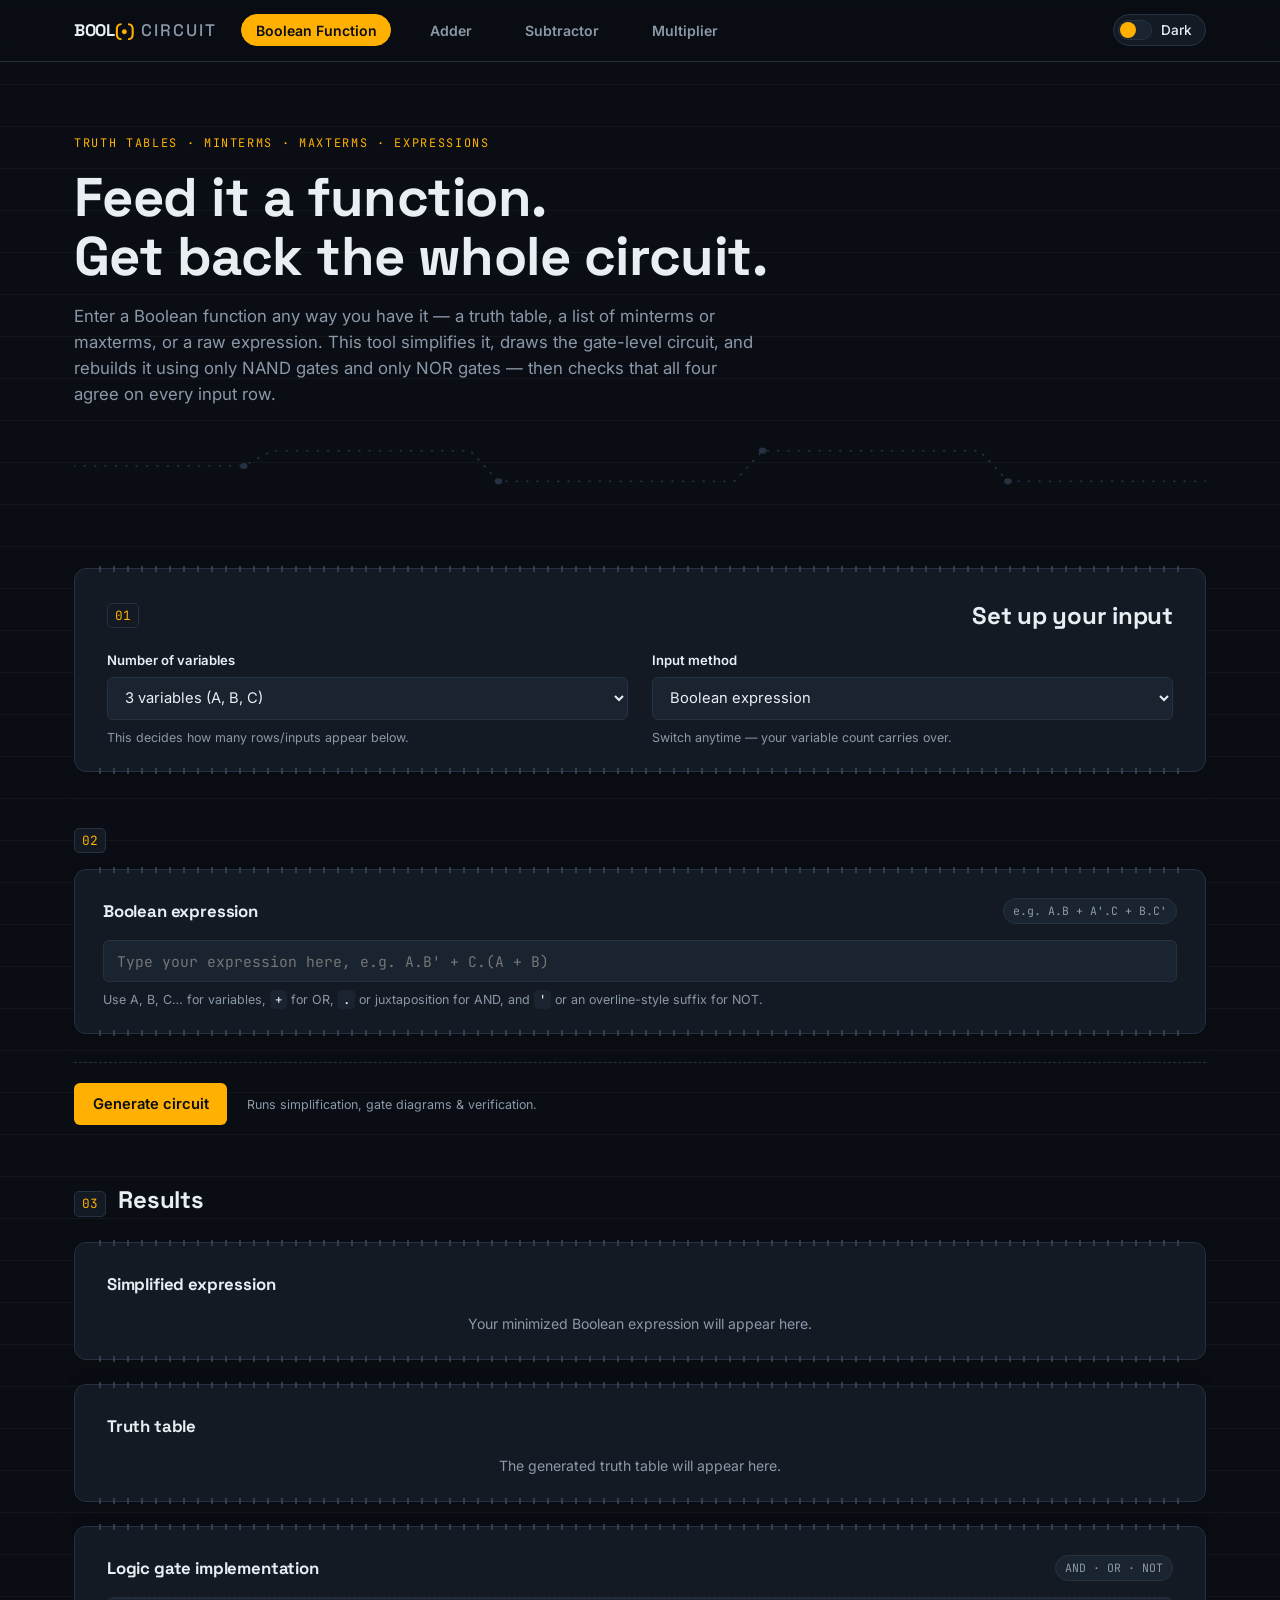
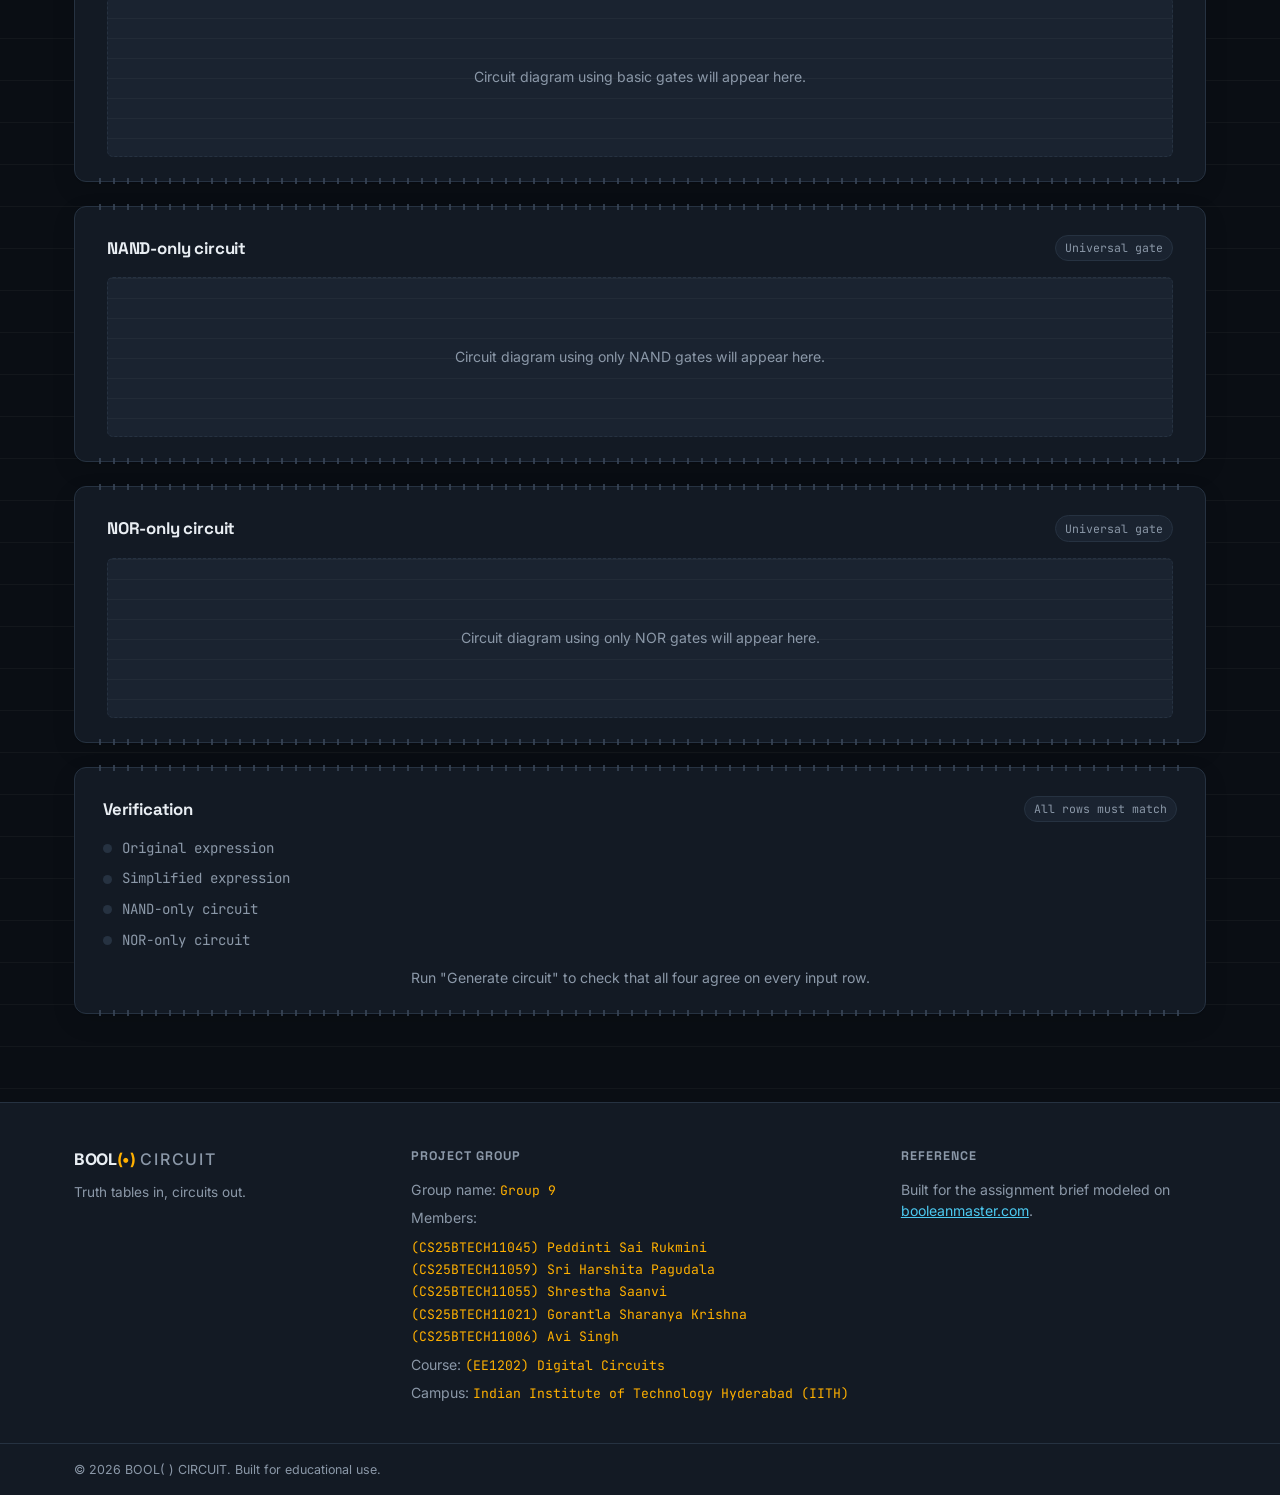
<file: index.html>
<!DOCTYPE html>
<html lang="en" data-theme="dark">
<head>
<meta charset="UTF-8">
<meta name="viewport" content="width=device-width, initial-scale=1.0">
<title>BOOL( ) CIRCUIT — Boolean Expression &amp; Circuit Generator</title>
<link rel="preconnect" href="https://fonts.googleapis.com">
<link rel="preconnect" href="https://fonts.gstatic.com" crossorigin>
<link href="https://fonts.googleapis.com/css2?family=Space+Grotesk:wght@400;500;600;700&family=Inter:wght@400;500;600&family=JetBrains+Mono:wght@400;500;600;700&display=swap" rel="stylesheet">
<link rel="stylesheet" href="style.css">
</head>
<body>

<!-- ============ TOP BAR ============ -->
<header class="topbar">
  <div class="topbar-inner">
    <a class="logo" href="#top">
      <span class="logo-mark">BOOL<span class="logo-paren">(</span><span class="logo-dot">•</span><span class="logo-paren">)</span></span>
      <span class="logo-text">CIRCUIT</span>
    </a>

    <nav class="navbar" aria-label="Primary">
      <ul class="nav-list">
        <li><button type="button" class="nav-tab is-active" data-view="boolean" aria-current="page">Boolean Function</button></li>
        <li><button type="button" class="nav-tab" data-view="adder" aria-current="false">Adder</button></li>
        <li><button type="button" class="nav-tab" data-view="subtractor" aria-current="false">Subtractor</button></li>
        <li><button type="button" class="nav-tab" data-view="multiplier" aria-current="false">Multiplier</button></li>
      </ul>
    </nav>

    <div class="topbar-actions">
      <button id="theme-toggle" class="theme-toggle" type="button" aria-label="Toggle light and dark mode" aria-pressed="false">
        <span class="theme-toggle-track">
          <span class="theme-toggle-thumb"></span>
        </span>
        <span class="theme-toggle-label" id="theme-toggle-label">Dark</span>
      </button>
    </div>
  </div>
</header>

<main id="top">

  <!-- ============ HERO ============ -->
  <section class="hero">
    <div class="hero-inner">
      <p class="eyebrow">Truth tables · Minterms · Maxterms · Expressions</p>
      <h1 class="hero-title">Feed it a function.<br>Get back the whole circuit.</h1>
      <p class="hero-sub">
        Enter a Boolean function any way you have it — a truth table, a list of minterms or
        maxterms, or a raw expression. This tool simplifies it, draws the gate-level circuit,
        and rebuilds it using only NAND gates and only NOR gates — then checks that all four
        agree on every input row.
      </p>
    </div>
    <svg class="hero-trace" viewBox="0 0 1200 60" preserveAspectRatio="none" aria-hidden="true">
      <path d="M0,30 H180 L210,10 H420 L450,50 H700 L730,10 H960 L990,50 H1200"
            fill="none" stroke="currentColor" stroke-width="2" stroke-dasharray="1 10" stroke-linecap="round"/>
      <circle cx="180" cy="30" r="4" fill="currentColor"/>
      <circle cx="450" cy="50" r="4" fill="currentColor"/>
      <circle cx="730" cy="10" r="4" fill="currentColor"/>
      <circle cx="990" cy="50" r="4" fill="currentColor"/>
    </svg>
  </section>

  <div class="view" data-view="boolean" id="view-boolean">

  <!-- ============ CONTROL PANEL ============ -->
  <section class="panel-section" id="control-panel" aria-labelledby="control-heading">
    <div class="chip-card chip-card--wide">
      <div class="chip-pins chip-pins--top" aria-hidden="true"></div>

      <div class="chip-card-head">
        <span class="chip-index">01</span>
        <h2 id="control-heading">Set up your input</h2>
      </div>

      <div class="control-grid">

        <!-- Number of variables -->
        <div class="control-field">
          <label for="var-count">Number of variables</label>
          <select id="var-count" name="var-count" class="select-input">
            <option value="2">2 variables (A, B)</option>
            <option value="3" selected>3 variables (A, B, C)</option>
            <option value="4">4 variables (A, B, C, D)</option>
            <option value="5">5 variables (A, B, C, D, E)</option>
            <option value="6">6 variables (A, B, C, D, E, F)</option>
          </select>
          <p class="field-hint">This decides how many rows/inputs appear below.</p>
        </div>

        <!-- Input type -->
        <div class="control-field">
          <label for="input-type">Input method</label>
          <select id="input-type" name="input-type" class="select-input">
            <option value="expression" selected>Boolean expression</option>
            <option value="truth-table">Truth table (fill in outputs)</option>
            <option value="minterms">Minterms (Σm)</option>
            <option value="maxterms">Maxterms (ΠM)</option>
          </select>
          <p class="field-hint">Switch anytime — your variable count carries over.</p>
        </div>

      </div>

      <div class="chip-pins chip-pins--bottom" aria-hidden="true"></div>
    </div>
  </section>

  <!-- ============ INPUT PANELS (one shown at a time, based on input-type) ============ -->
  <section class="panel-section" id="input-section" aria-labelledby="input-heading">
    <div class="section-heading-row">
      <span class="chip-index">02</span>
      <h2 id="input-heading" class="visually-hidden">Enter your function</h2>
    </div>

    <!-- Boolean expression input -->
    <div class="chip-card input-panel" id="panel-expression" data-panel="expression">
      <div class="chip-pins chip-pins--top" aria-hidden="true"></div>
      <div class="chip-card-head">
        <h3>Boolean expression</h3>
        <span class="tag">e.g. A.B + A'.C + B.C'</span>
      </div>

      <label for="expression-input" class="visually-hidden">Boolean expression</label>
      <input
        type="text"
        id="expression-input"
        class="text-input mono"
        placeholder="Type your expression here, e.g. A.B' + C.(A + B)"
        autocomplete="off"
      >
      <p class="field-hint">
        Use A, B, C… for variables, <code>+</code> for OR, <code>.</code> or juxtaposition for AND,
        and <code>'</code> or an overline-style suffix for NOT.
      </p>

      <div class="chip-pins chip-pins--bottom" aria-hidden="true"></div>
    </div>

    <!-- Truth table input -->
    <div class="chip-card input-panel is-hidden" id="panel-truth-table" data-panel="truth-table">
      <div class="chip-pins chip-pins--top" aria-hidden="true"></div>
      <div class="chip-card-head">
        <h3>Truth table</h3>
        <span class="tag">Fill in the output column</span>
      </div>

      <div class="table-scroll">
        <table class="truth-table" id="truth-table-input">
          <thead>
            <tr>
              <!-- variable header cells will be generated to match "Number of variables" -->
              <th scope="col">A</th>
              <th scope="col">B</th>
              <th scope="col">C</th>
              <th scope="col" class="th-output">F</th>
            </tr>
          </thead>
          <tbody>
            <!-- rows generated to match 2^n combinations; each row's output cell is an editable input/select (0, 1, or X) -->
            <tr><td>0</td><td>0</td><td>0</td><td><input type="text" class="cell-input" maxlength="1" inputmode="numeric" aria-label="Output for row 0"></td></tr>
            <tr><td>0</td><td>0</td><td>1</td><td><input type="text" class="cell-input" maxlength="1" inputmode="numeric" aria-label="Output for row 1"></td></tr>
            <tr><td>0</td><td>1</td><td>0</td><td><input type="text" class="cell-input" maxlength="1" inputmode="numeric" aria-label="Output for row 2"></td></tr>
            <tr><td>0</td><td>1</td><td>1</td><td><input type="text" class="cell-input" maxlength="1" inputmode="numeric" aria-label="Output for row 3"></td></tr>
            <tr><td>1</td><td>0</td><td>0</td><td><input type="text" class="cell-input" maxlength="1" inputmode="numeric" aria-label="Output for row 4"></td></tr>
            <tr><td>1</td><td>0</td><td>1</td><td><input type="text" class="cell-input" maxlength="1" inputmode="numeric" aria-label="Output for row 5"></td></tr>
            <tr><td>1</td><td>1</td><td>0</td><td><input type="text" class="cell-input" maxlength="1" inputmode="numeric" aria-label="Output for row 6"></td></tr>
            <tr><td>1</td><td>1</td><td>1</td><td><input type="text" class="cell-input" maxlength="1" inputmode="numeric" aria-label="Output for row 7"></td></tr>
          </tbody>
        </table>
      </div>
      <p class="field-hint">Enter <code>0</code>, <code>1</code>, or <code>X</code> (don't-care) for each row.</p>

      <div class="chip-pins chip-pins--bottom" aria-hidden="true"></div>
    </div>

    <!-- Minterms input -->
    <div class="chip-card input-panel is-hidden" id="panel-minterms" data-panel="minterms">
      <div class="chip-pins chip-pins--top" aria-hidden="true"></div>
      <div class="chip-card-head">
        <h3>Minterms</h3>
        <span class="tag">Σm( … )</span>
      </div>

      <label for="minterms-input" class="visually-hidden">Minterm indices</label>
      <input
        type="text"
        id="minterms-input"
        class="text-input mono"
        placeholder="e.g. 1, 3, 5, 6, 7"
        autocomplete="off"
      >
      <label for="minterms-dontcare" class="field-label-secondary">Don't-care terms (optional)</label>
      <input
        type="text"
        id="minterms-dontcare"
        class="text-input mono"
        placeholder="e.g. 2, 4"
        autocomplete="off"
      >
      <p class="field-hint">Comma-separated decimal indices, each between 0 and 2ⁿ−1.</p>

      <div class="chip-pins chip-pins--bottom" aria-hidden="true"></div>
    </div>

    <!-- Maxterms input -->
    <div class="chip-card input-panel is-hidden" id="panel-maxterms" data-panel="maxterms">
      <div class="chip-pins chip-pins--top" aria-hidden="true"></div>
      <div class="chip-card-head">
        <h3>Maxterms</h3>
        <span class="tag">ΠM( … )</span>
      </div>

      <label for="maxterms-input" class="visually-hidden">Maxterm indices</label>
      <input
        type="text"
        id="maxterms-input"
        class="text-input mono"
        placeholder="e.g. 0, 2, 4, 6"
        autocomplete="off"
      >
      <label for="maxterms-dontcare" class="field-label-secondary">Don't-care terms (optional)</label>
      <input
        type="text"
        id="maxterms-dontcare"
        class="text-input mono"
        placeholder="e.g. 1, 5"
        autocomplete="off"
      >
      <p class="field-hint">Comma-separated decimal indices, each between 0 and 2ⁿ−1.</p>

      <div class="chip-pins chip-pins--bottom" aria-hidden="true"></div>
    </div>

    <!-- Generate action — sits at the end of the input flow -->
    <div class="generate-action">
      <button id="generate-btn" class="btn btn-primary" type="button">
        Generate circuit
      </button>
      <p class="field-hint">Runs simplification, gate diagrams &amp; verification.</p>
    </div>

  </section>

  <!-- ============ RESULTS ============ -->
  <section class="panel-section" id="results" aria-labelledby="results-heading">
    <div class="section-heading-row">
      <span class="chip-index">03</span>
      <h2 id="results-heading">Results</h2>
    </div>

    <div class="results-grid">

      <!-- Simplified expression -->
      <div class="chip-card chip-card--wide" id="result-expression">
        <div class="chip-pins chip-pins--top" aria-hidden="true"></div>
        <div class="chip-card-head">
          <h3>Simplified expression</h3>
        </div>
        <div class="result-body">
          <p class="placeholder-text">Your minimized Boolean expression will appear here.</p>
        </div>
        <div class="chip-pins chip-pins--bottom" aria-hidden="true"></div>
      </div>

      <!-- Truth table output -->
      <div class="chip-card chip-card--wide" id="result-truth-table">
        <div class="chip-pins chip-pins--top" aria-hidden="true"></div>
        <div class="chip-card-head">
          <h3>Truth table</h3>
        </div>
        <div class="result-body">
          <p class="placeholder-text">The generated truth table will appear here.</p>
        </div>
        <div class="chip-pins chip-pins--bottom" aria-hidden="true"></div>
      </div>

      <!-- Basic gate diagram -->
      <div class="chip-card chip-card--wide" id="result-basic-gates">
        <div class="chip-pins chip-pins--top" aria-hidden="true"></div>
        <div class="chip-card-head">
          <h3>Logic gate implementation</h3>
          <span class="tag">AND · OR · NOT</span>
        </div>
        <div class="result-body diagram-body">
          <p class="placeholder-text">Circuit diagram using basic gates will appear here.</p>
        </div>
        <div class="chip-pins chip-pins--bottom" aria-hidden="true"></div>
      </div>

      <!-- NAND-only circuit -->
      <div class="chip-card chip-card--wide" id="result-nand">
        <div class="chip-pins chip-pins--top" aria-hidden="true"></div>
        <div class="chip-card-head">
          <h3>NAND-only circuit</h3>
          <span class="tag">Universal gate</span>
        </div>
        <div class="result-body diagram-body">
          <p class="placeholder-text">Circuit diagram using only NAND gates will appear here.</p>
        </div>
        <div class="chip-pins chip-pins--bottom" aria-hidden="true"></div>
      </div>

      <!-- NOR-only circuit -->
      <div class="chip-card chip-card--wide" id="result-nor">
        <div class="chip-pins chip-pins--top" aria-hidden="true"></div>
        <div class="chip-card-head">
          <h3>NOR-only circuit</h3>
          <span class="tag">Universal gate</span>
        </div>
        <div class="result-body diagram-body">
          <p class="placeholder-text">Circuit diagram using only NOR gates will appear here.</p>
        </div>
        <div class="chip-pins chip-pins--bottom" aria-hidden="true"></div>
      </div>

      <!-- Verification -->
      <div class="chip-card" id="result-verification">
        <div class="chip-pins chip-pins--top" aria-hidden="true"></div>
        <div class="chip-card-head">
          <h3>Verification</h3>
          <span class="tag">All rows must match</span>
        </div>
        <div class="result-body">
          <ul class="verify-list">
            <li class="verify-item" data-status="pending">
              <span class="verify-dot" aria-hidden="true"></span>
              Original expression
            </li>
            <li class="verify-item" data-status="pending">
              <span class="verify-dot" aria-hidden="true"></span>
              Simplified expression
            </li>
            <li class="verify-item" data-status="pending">
              <span class="verify-dot" aria-hidden="true"></span>
              NAND-only circuit
            </li>
            <li class="verify-item" data-status="pending">
              <span class="verify-dot" aria-hidden="true"></span>
              NOR-only circuit
            </li>
          </ul>
          <p class="placeholder-text">Run "Generate circuit" to check that all four agree on every input row.</p>
        </div>
        <div class="chip-pins chip-pins--bottom" aria-hidden="true"></div>
      </div>

    </div>
  </section>

  </div><!-- /view-boolean -->

  <!-- ============================================================
       ADDER VIEW
       ============================================================ -->
  <div class="view is-hidden" data-view="adder" id="view-adder">

    <section class="panel-section" id="add-control-panel" aria-labelledby="add-control-heading">
      <div class="chip-card chip-card--wide">
        <div class="chip-pins chip-pins--top" aria-hidden="true"></div>
        <div class="chip-card-head">
          <span class="chip-index">01</span>
          <h2 id="add-control-heading">Set up the adder</h2>
        </div>
        <div class="control-grid">
          <div class="control-field">
            <label for="add-operand-count">Number of operands</label>
            <select id="add-operand-count" class="select-input">
              <option value="2" selected>2 operands (A + B)</option>
              <option value="3">3 operands (A + B + C)</option>
              <option value="4">4 operands (A + B + C + D)</option>
            </select>
          </div>
          <div class="control-field">
            <label for="add-bit-width">Bits per operand</label>
            <select id="add-bit-width" class="select-input">
              <option value="2">2-bit</option>
              <option value="3" selected>3-bit</option>
              <option value="4">4-bit</option>
              <option value="6">6-bit</option>
              <option value="8">8-bit</option>
            </select>
          </div>
        </div>
        <div class="chip-pins chip-pins--bottom" aria-hidden="true"></div>
      </div>
    </section>

    <section class="panel-section" id="add-input-section" aria-labelledby="add-input-heading">
      <div class="section-heading-row">
        <span class="chip-index">02</span>
        <h2 id="add-input-heading" class="visually-hidden">Enter operand values</h2>
      </div>
      <div class="chip-card chip-card--wide">
        <div class="chip-pins chip-pins--top" aria-hidden="true"></div>
        <div class="chip-card-head">
          <h3>Operand values</h3>
          <span class="tag">Binary, MSB first</span>
        </div>
        <div class="control-grid" id="add-operand-inputs"></div>
        <div class="generate-action">
          <button id="add-generate-btn" class="btn btn-primary" type="button">Generate adder circuit</button>
          <p class="field-hint">Builds the ripple-carry chain &amp; verifies the result.</p>
        </div>
        <div class="chip-pins chip-pins--bottom" aria-hidden="true"></div>
      </div>
    </section>

    <section class="panel-section" id="add-results" aria-labelledby="add-results-heading">
      <div class="section-heading-row">
        <span class="chip-index">03</span>
        <h2 id="add-results-heading">Results</h2>
      </div>
      <div class="results-grid">
        <div class="chip-card chip-card--wide" id="add-result-summary">
          <div class="chip-pins chip-pins--top" aria-hidden="true"></div>
          <div class="chip-card-head"><h3>Inputs &amp; result</h3></div>
          <div class="result-body"><p class="placeholder-text">Enter operands and generate to see the sum.</p></div>
          <div class="chip-pins chip-pins--bottom" aria-hidden="true"></div>
        </div>

        <div class="chip-card chip-card--wide" id="add-result-expr">
          <div class="chip-pins chip-pins--top" aria-hidden="true"></div>
          <div class="chip-card-head"><h3>Sum / Carry expressions</h3><span class="tag">Adder cell</span></div>
          <div class="result-body"><p class="placeholder-text">Boolean expressions for the underlying Half/Full Adder will appear here.</p></div>
          <div class="chip-pins chip-pins--bottom" aria-hidden="true"></div>
        </div>

        <div class="chip-card chip-card--wide" id="add-result-truth">
          <div class="chip-pins chip-pins--top" aria-hidden="true"></div>
          <div class="chip-card-head"><h3>Adder cell truth table</h3></div>
          <div class="result-body"><p class="placeholder-text">The Half/Full Adder truth table will appear here.</p></div>
          <div class="chip-pins chip-pins--bottom" aria-hidden="true"></div>
        </div>

        <div class="chip-card chip-card--wide" id="add-result-basic">
          <div class="chip-pins chip-pins--top" aria-hidden="true"></div>
          <div class="chip-card-head"><h3>Logic gate implementation</h3><span class="tag">AND · OR · XOR · NOT</span></div>
          <div class="result-body diagram-body"><p class="placeholder-text">Basic-gate circuit for the adder cell will appear here.</p></div>
          <div class="chip-pins chip-pins--bottom" aria-hidden="true"></div>
        </div>

        <div class="chip-card chip-card--wide" id="add-result-nand">
          <div class="chip-pins chip-pins--top" aria-hidden="true"></div>
          <div class="chip-card-head"><h3>NAND-only circuit</h3><span class="tag">Universal gate</span></div>
          <div class="result-body diagram-body"><p class="placeholder-text">NAND-only circuit for the adder cell will appear here.</p></div>
          <div class="chip-pins chip-pins--bottom" aria-hidden="true"></div>
        </div>

        <div class="chip-card chip-card--wide" id="add-result-nor">
          <div class="chip-pins chip-pins--top" aria-hidden="true"></div>
          <div class="chip-card-head"><h3>NOR-only circuit</h3><span class="tag">Universal gate</span></div>
          <div class="result-body diagram-body"><p class="placeholder-text">NOR-only circuit for the adder cell will appear here.</p></div>
          <div class="chip-pins chip-pins--bottom" aria-hidden="true"></div>
        </div>

        <div class="chip-card chip-card--wide" id="add-result-chain">
          <div class="chip-pins chip-pins--top" aria-hidden="true"></div>
          <div class="chip-card-head"><h3>Ripple-carry chain</h3><span class="tag">Full multi-bit / multi-operand circuit</span></div>
          <div class="result-body"><p class="placeholder-text">The full HA/FA chain, with actual signal values, will appear here.</p></div>
          <div class="chip-pins chip-pins--bottom" aria-hidden="true"></div>
        </div>

        <div class="chip-card" id="add-result-verify">
          <div class="chip-pins chip-pins--top" aria-hidden="true"></div>
          <div class="chip-card-head"><h3>Verification</h3></div>
          <div class="result-body"><p class="placeholder-text">Run "Generate adder circuit" to verify correctness.</p></div>
          <div class="chip-pins chip-pins--bottom" aria-hidden="true"></div>
        </div>
      </div>
    </section>

  </div><!-- /view-adder -->

  <!-- ============================================================
       SUBTRACTOR VIEW
       ============================================================ -->
  <div class="view is-hidden" data-view="subtractor" id="view-subtractor">

    <section class="panel-section" id="sub-control-panel" aria-labelledby="sub-control-heading">
      <div class="chip-card chip-card--wide">
        <div class="chip-pins chip-pins--top" aria-hidden="true"></div>
        <div class="chip-card-head">
          <span class="chip-index">01</span>
          <h2 id="sub-control-heading">Set up the subtractor</h2>
        </div>
        <div class="control-grid">
          <div class="control-field">
            <label for="sub-operand-count">Number of operands</label>
            <select id="sub-operand-count" class="select-input">
              <option value="2" selected>2 operands (A − B)</option>
              <option value="3">3 operands (A − B − C)</option>
              <option value="4">4 operands (A − B − C − D)</option>
            </select>
          </div>
          <div class="control-field">
            <label for="sub-bit-width">Bits per operand</label>
            <select id="sub-bit-width" class="select-input">
              <option value="2">2-bit</option>
              <option value="3" selected>3-bit</option>
              <option value="4">4-bit</option>
              <option value="6">6-bit</option>
              <option value="8">8-bit</option>
            </select>
          </div>
        </div>
        <div class="chip-pins chip-pins--bottom" aria-hidden="true"></div>
      </div>
    </section>

    <section class="panel-section" id="sub-input-section" aria-labelledby="sub-input-heading">
      <div class="section-heading-row">
        <span class="chip-index">02</span>
        <h2 id="sub-input-heading" class="visually-hidden">Enter operand values</h2>
      </div>
      <div class="chip-card chip-card--wide">
        <div class="chip-pins chip-pins--top" aria-hidden="true"></div>
        <div class="chip-card-head">
          <h3>Operand values</h3>
          <span class="tag">Binary, MSB first</span>
        </div>
        <div class="control-grid" id="sub-operand-inputs"></div>
        <div class="generate-action">
          <button id="sub-generate-btn" class="btn btn-primary" type="button">Generate subtractor circuit</button>
          <p class="field-hint">Builds the ripple-borrow chain &amp; verifies the result.</p>
        </div>
        <div class="chip-pins chip-pins--bottom" aria-hidden="true"></div>
      </div>
    </section>

    <section class="panel-section" id="sub-results" aria-labelledby="sub-results-heading">
      <div class="section-heading-row">
        <span class="chip-index">03</span>
        <h2 id="sub-results-heading">Results</h2>
      </div>
      <div class="results-grid">
        <div class="chip-card chip-card--wide" id="sub-result-summary">
          <div class="chip-pins chip-pins--top" aria-hidden="true"></div>
          <div class="chip-card-head"><h3>Inputs &amp; result</h3></div>
          <div class="result-body"><p class="placeholder-text">Enter operands and generate to see the difference.</p></div>
          <div class="chip-pins chip-pins--bottom" aria-hidden="true"></div>
        </div>

        <div class="chip-card chip-card--wide" id="sub-result-expr">
          <div class="chip-pins chip-pins--top" aria-hidden="true"></div>
          <div class="chip-card-head"><h3>Diff / Borrow expressions</h3><span class="tag">Subtractor cell</span></div>
          <div class="result-body"><p class="placeholder-text">Boolean expressions for the underlying Half/Full Subtractor will appear here.</p></div>
          <div class="chip-pins chip-pins--bottom" aria-hidden="true"></div>
        </div>

        <div class="chip-card chip-card--wide" id="sub-result-truth">
          <div class="chip-pins chip-pins--top" aria-hidden="true"></div>
          <div class="chip-card-head"><h3>Subtractor cell truth table</h3></div>
          <div class="result-body"><p class="placeholder-text">The Half/Full Subtractor truth table will appear here.</p></div>
          <div class="chip-pins chip-pins--bottom" aria-hidden="true"></div>
        </div>

        <div class="chip-card chip-card--wide" id="sub-result-basic">
          <div class="chip-pins chip-pins--top" aria-hidden="true"></div>
          <div class="chip-card-head"><h3>Logic gate implementation</h3><span class="tag">AND · OR · XOR · NOT</span></div>
          <div class="result-body diagram-body"><p class="placeholder-text">Basic-gate circuit for the subtractor cell will appear here.</p></div>
          <div class="chip-pins chip-pins--bottom" aria-hidden="true"></div>
        </div>

        <div class="chip-card chip-card--wide" id="sub-result-nand">
          <div class="chip-pins chip-pins--top" aria-hidden="true"></div>
          <div class="chip-card-head"><h3>NAND-only circuit</h3><span class="tag">Universal gate</span></div>
          <div class="result-body diagram-body"><p class="placeholder-text">NAND-only circuit for the subtractor cell will appear here.</p></div>
          <div class="chip-pins chip-pins--bottom" aria-hidden="true"></div>
        </div>

        <div class="chip-card chip-card--wide" id="sub-result-nor">
          <div class="chip-pins chip-pins--top" aria-hidden="true"></div>
          <div class="chip-card-head"><h3>NOR-only circuit</h3><span class="tag">Universal gate</span></div>
          <div class="result-body diagram-body"><p class="placeholder-text">NOR-only circuit for the subtractor cell will appear here.</p></div>
          <div class="chip-pins chip-pins--bottom" aria-hidden="true"></div>
        </div>

        <div class="chip-card chip-card--wide" id="sub-result-chain">
          <div class="chip-pins chip-pins--top" aria-hidden="true"></div>
          <div class="chip-card-head"><h3>Ripple-borrow chain</h3><span class="tag">Full multi-bit / multi-operand circuit</span></div>
          <div class="result-body"><p class="placeholder-text">The full HS/FS chain, with actual signal values, will appear here.</p></div>
          <div class="chip-pins chip-pins--bottom" aria-hidden="true"></div>
        </div>

        <div class="chip-card" id="sub-result-verify">
          <div class="chip-pins chip-pins--top" aria-hidden="true"></div>
          <div class="chip-card-head"><h3>Verification</h3></div>
          <div class="result-body"><p class="placeholder-text">Run "Generate subtractor circuit" to verify correctness.</p></div>
          <div class="chip-pins chip-pins--bottom" aria-hidden="true"></div>
        </div>
      </div>
    </section>

  </div><!-- /view-subtractor -->

  <!-- ============================================================
       MULTIPLIER VIEW
       ============================================================ -->
  <div class="view is-hidden" data-view="multiplier" id="view-multiplier">

    <section class="panel-section" id="mul-control-panel" aria-labelledby="mul-control-heading">
      <div class="chip-card chip-card--wide">
        <div class="chip-pins chip-pins--top" aria-hidden="true"></div>
        <div class="chip-card-head">
          <span class="chip-index">01</span>
          <h2 id="mul-control-heading">Set up the multiplier</h2>
        </div>
        <div class="control-grid">
          <div class="control-field">
            <label for="mul-operand-count">Number of operands</label>
            <select id="mul-operand-count" class="select-input">
              <option value="2" selected>2 operands (A × B)</option>
              <option value="3">3 operands (A × B × C)</option>
            </select>
            <p class="field-hint">Each operand has its own bit-width below.</p>
          </div>
        </div>
        <div class="chip-pins chip-pins--bottom" aria-hidden="true"></div>
      </div>
    </section>

    <section class="panel-section" id="mul-input-section" aria-labelledby="mul-input-heading">
      <div class="section-heading-row">
        <span class="chip-index">02</span>
        <h2 id="mul-input-heading" class="visually-hidden">Enter operand values</h2>
      </div>
      <div class="chip-card chip-card--wide">
        <div class="chip-pins chip-pins--top" aria-hidden="true"></div>
        <div class="chip-card-head">
          <h3>Operand values</h3>
          <span class="tag">Binary, MSB first</span>
        </div>
        <div class="control-grid" id="mul-operand-inputs"></div>
        <div class="generate-action">
          <button id="mul-generate-btn" class="btn btn-primary" type="button">Generate multiplier circuit</button>
          <p class="field-hint">Builds the partial-product / adder tree &amp; verifies the result.</p>
        </div>
        <div class="chip-pins chip-pins--bottom" aria-hidden="true"></div>
      </div>
    </section>

    <section class="panel-section" id="mul-results" aria-labelledby="mul-results-heading">
      <div class="section-heading-row">
        <span class="chip-index">03</span>
        <h2 id="mul-results-heading">Results</h2>
      </div>
      <div class="results-grid">
        <div class="chip-card chip-card--wide" id="mul-result-summary">
          <div class="chip-pins chip-pins--top" aria-hidden="true"></div>
          <div class="chip-card-head"><h3>Inputs &amp; result</h3></div>
          <div class="result-body"><p class="placeholder-text">Enter operands and generate to see the product.</p></div>
          <div class="chip-pins chip-pins--bottom" aria-hidden="true"></div>
        </div>

        <div class="chip-card chip-card--wide" id="mul-result-partials">
          <div class="chip-pins chip-pins--top" aria-hidden="true"></div>
          <div class="chip-card-head"><h3>Partial products</h3><span class="tag">Shift &amp; add</span></div>
          <div class="result-body"><p class="placeholder-text">The AND-gate partial-product rows for the first two operands will appear here.</p></div>
          <div class="chip-pins chip-pins--bottom" aria-hidden="true"></div>
        </div>

        <div class="chip-card chip-card--wide" id="mul-result-expr">
          <div class="chip-pins chip-pins--top" aria-hidden="true"></div>
          <div class="chip-card-head"><h3>Partial-product expression</h3><span class="tag">AND cell</span></div>
          <div class="result-body"><p class="placeholder-text">The Boolean expression for a single partial-product bit will appear here.</p></div>
          <div class="chip-pins chip-pins--bottom" aria-hidden="true"></div>
        </div>

        <div class="chip-card chip-card--wide" id="mul-result-truth">
          <div class="chip-pins chip-pins--top" aria-hidden="true"></div>
          <div class="chip-card-head"><h3>AND-cell truth table</h3></div>
          <div class="result-body"><p class="placeholder-text">The partial-product AND cell's truth table will appear here.</p></div>
          <div class="chip-pins chip-pins--bottom" aria-hidden="true"></div>
        </div>

        <div class="chip-card chip-card--wide" id="mul-result-basic">
          <div class="chip-pins chip-pins--top" aria-hidden="true"></div>
          <div class="chip-card-head"><h3>Logic gate implementation</h3><span class="tag">AND</span></div>
          <div class="result-body diagram-body"><p class="placeholder-text">Basic-gate circuit for the partial-product cell will appear here.</p></div>
          <div class="chip-pins chip-pins--bottom" aria-hidden="true"></div>
        </div>

        <div class="chip-card chip-card--wide" id="mul-result-nand">
          <div class="chip-pins chip-pins--top" aria-hidden="true"></div>
          <div class="chip-card-head"><h3>NAND-only circuit</h3><span class="tag">Universal gate</span></div>
          <div class="result-body diagram-body"><p class="placeholder-text">NAND-only circuit for the partial-product cell will appear here.</p></div>
          <div class="chip-pins chip-pins--bottom" aria-hidden="true"></div>
        </div>

        <div class="chip-card chip-card--wide" id="mul-result-nor">
          <div class="chip-pins chip-pins--top" aria-hidden="true"></div>
          <div class="chip-card-head"><h3>NOR-only circuit</h3><span class="tag">Universal gate</span></div>
          <div class="result-body diagram-body"><p class="placeholder-text">NOR-only circuit for the partial-product cell will appear here.</p></div>
          <div class="chip-pins chip-pins--bottom" aria-hidden="true"></div>
        </div>

        <div class="chip-card chip-card--wide" id="mul-result-chain">
          <div class="chip-pins chip-pins--top" aria-hidden="true"></div>
          <div class="chip-card-head"><h3>Adder tree (summing partial products)</h3><span class="tag">Full circuit</span></div>
          <div class="result-body"><p class="placeholder-text">The ripple-carry chain(s) used to sum the partial products will appear here.</p></div>
          <div class="chip-pins chip-pins--bottom" aria-hidden="true"></div>
        </div>

        <div class="chip-card" id="mul-result-verify">
          <div class="chip-pins chip-pins--top" aria-hidden="true"></div>
          <div class="chip-card-head"><h3>Verification</h3></div>
          <div class="result-body"><p class="placeholder-text">Run "Generate multiplier circuit" to verify correctness.</p></div>
          <div class="chip-pins chip-pins--bottom" aria-hidden="true"></div>
        </div>
      </div>
    </section>

  </div><!-- /view-multiplier -->

</main>

<!-- ============ FOOTER ============ -->
<footer class="site-footer">
  <div class="footer-inner">
    <div class="footer-brand">
      <span class="logo-mark">BOOL<span class="logo-paren">(</span><span class="logo-dot">•</span><span class="logo-paren">)</span></span>
      <span class="logo-text">CIRCUIT</span>
      <p class="footer-tagline">Truth tables in, circuits out.</p>
    </div>

    <!-- GROUP INFO PLACEHOLDER — replace with your group's details -->
    <div class="footer-group">
      <h4>Project group</h4>
      <p>Group name: <span class="fill-me"> Group 9 </span></p>
      <p>Members: </p>
      <p>
        <span class="fill-me">(CS25BTECH11045) Peddinti Sai Rukmini</span>
        </br>
        <span class="fill-me">(CS25BTECH11059) Sri Harshita Pagudala</span>
        </br>
        <span class="fill-me">(CS25BTECH11055) Shrestha Saanvi</span>
        </br>
        <span class="fill-me">(CS25BTECH11021) Gorantla Sharanya Krishna</span>
        </br>
        <span class="fill-me">(CS25BTECH11006) Avi Singh</span>
      </p>
      <p>Course: <span class="fill-me">(EE1202) Digital Circuits </span></p>
      <p>Campus: <span class="fill-me">Indian Institute of Technology Hyderabad (IITH)</span></p>
    </div>

    <div class="footer-meta">
      <h4>Reference</h4>
      <p>Built for the assignment brief modeled on
        <a href="https://booleanmaster.com/tools/truth-table-to-boolean-expression" target="_blank" rel="noopener noreferrer">booleanmaster.com</a>.
      </p>
    </div>
  </div>

  <div class="footer-bottom">
    <p>&copy; <span id="footer-year"></span> BOOL( ) CIRCUIT. Built for educational use.</p>
  </div>
</footer>

<script src="script.js"></script>
</body>
</html>
</file>
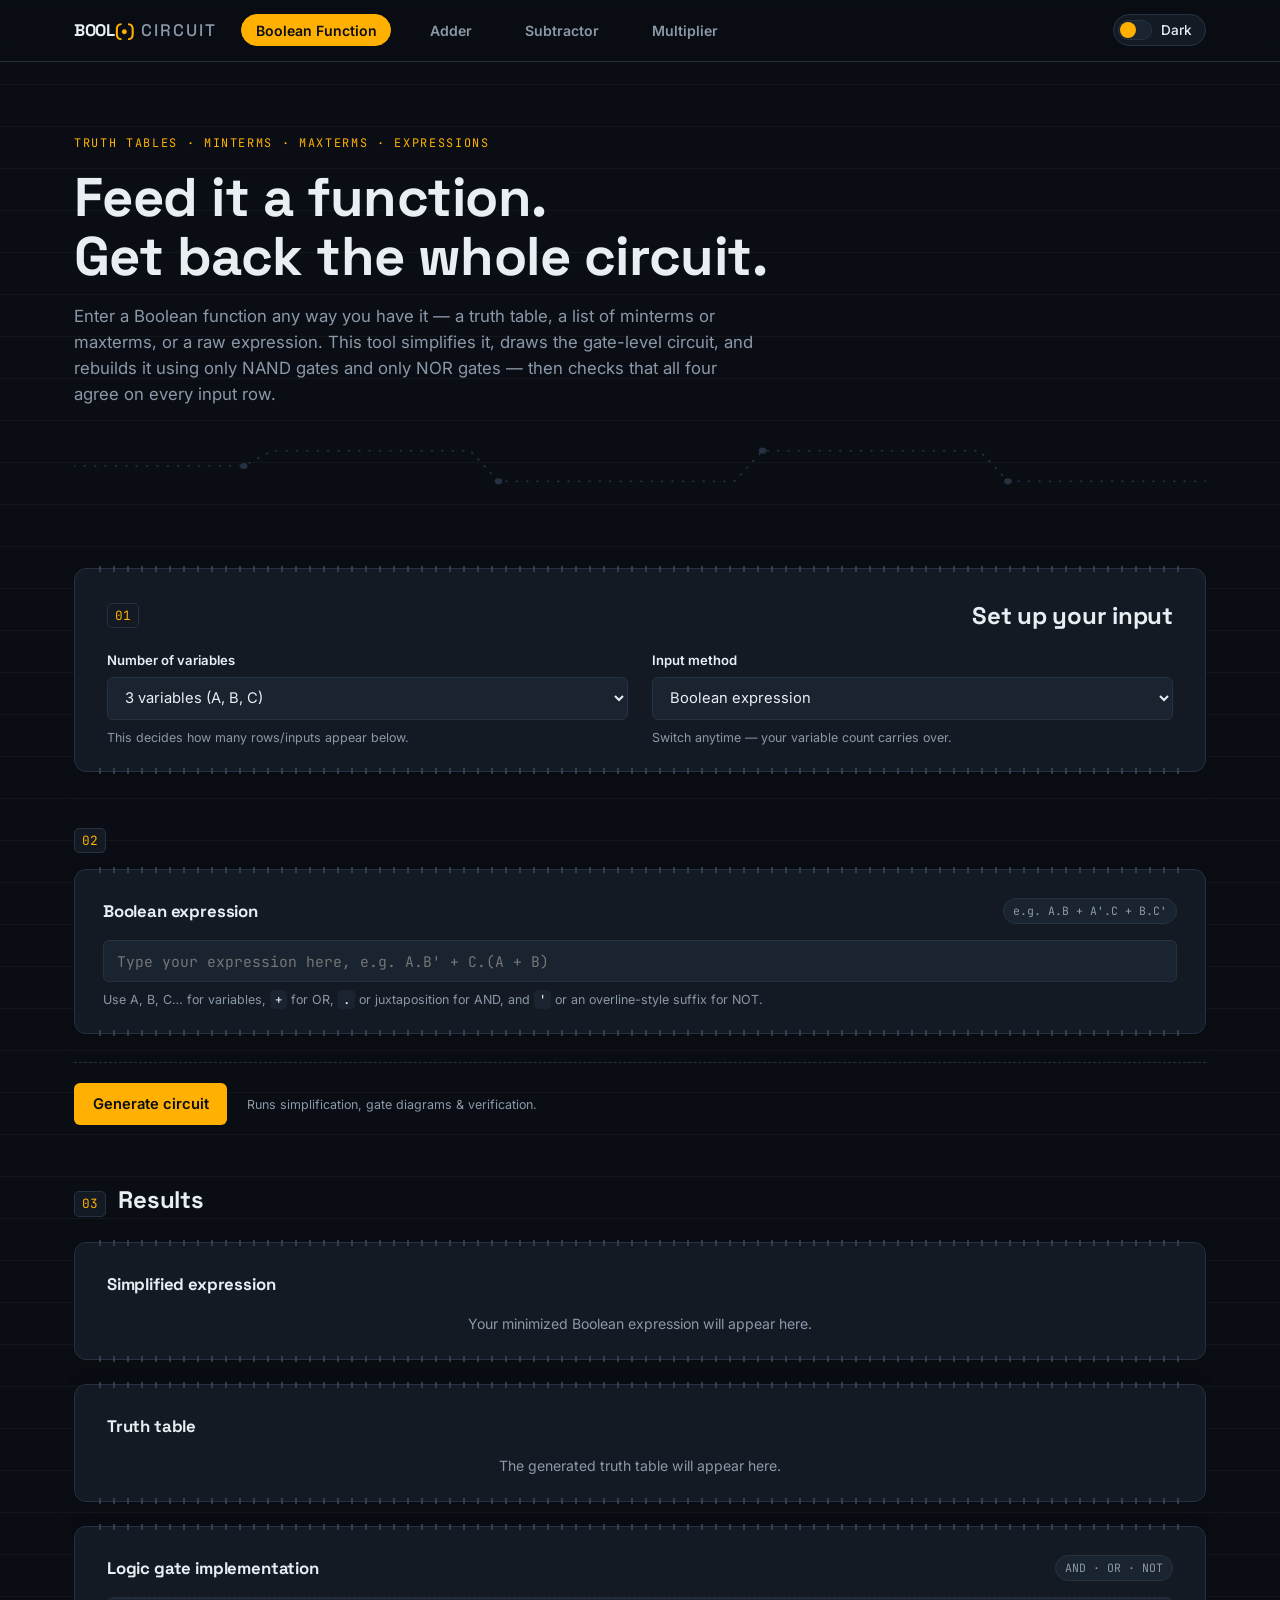
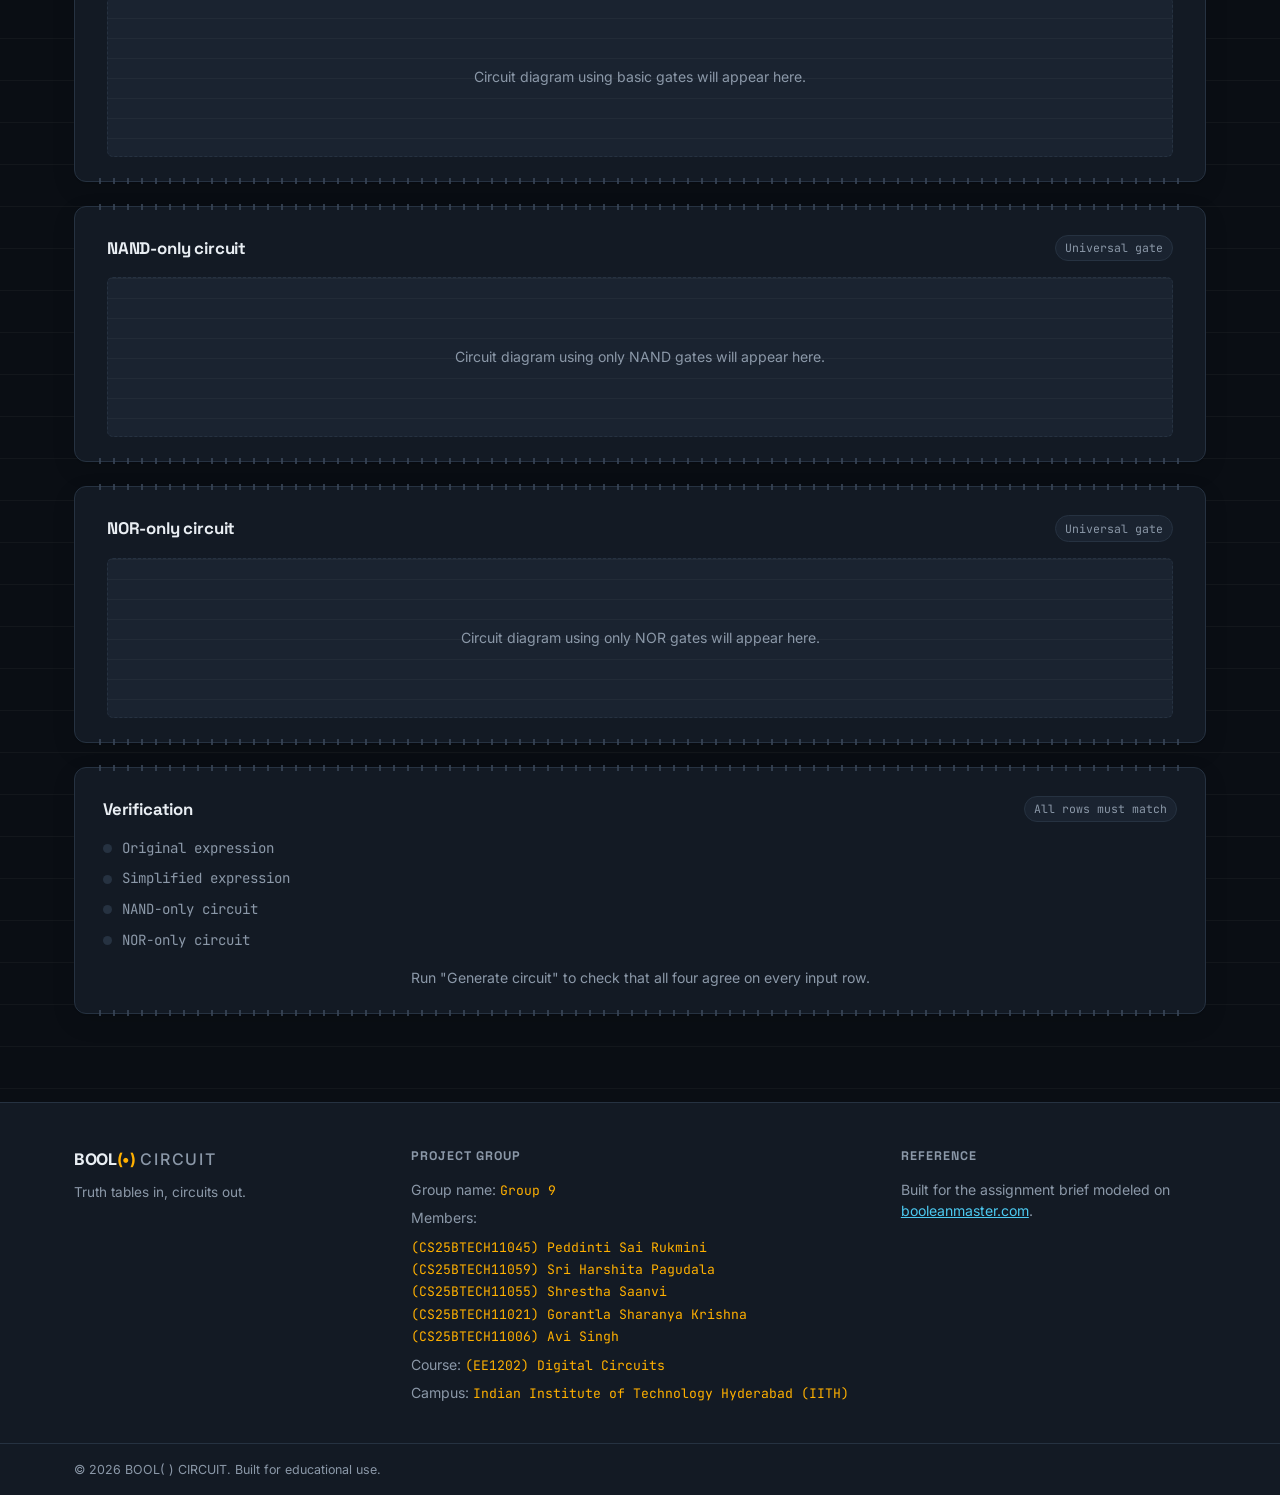
<file: dig1.html>
<!DOCTYPE html>
<html lang="en" data-theme="dark">
<head>
<meta charset="UTF-8">
<meta name="viewport" content="width=device-width, initial-scale=1.0">
<title>BOOL( ) CIRCUIT — Boolean Expression &amp; Circuit Generator</title>
<link rel="preconnect" href="https://fonts.googleapis.com">
<link rel="preconnect" href="https://fonts.gstatic.com" crossorigin>
<link href="https://fonts.googleapis.com/css2?family=Space+Grotesk:wght@400;500;600;700&family=Inter:wght@400;500;600&family=JetBrains+Mono:wght@400;500;600;700&display=swap" rel="stylesheet">
<link rel="stylesheet" href="style.css">
</head>
<body>

<!-- ============ TOP BAR ============ -->
<header class="topbar">
  <div class="topbar-inner">
    <a class="logo" href="#top">
      <span class="logo-mark">BOOL<span class="logo-paren">(</span><span class="logo-dot">•</span><span class="logo-paren">)</span></span>
      <span class="logo-text">CIRCUIT</span>
    </a>

    <nav class="navbar" aria-label="Primary">
      <ul class="nav-list">
        <li><button type="button" class="nav-tab is-active" data-view="boolean" aria-current="page">Boolean Function</button></li>
        <li><button type="button" class="nav-tab" data-view="adder" aria-current="false">Adder</button></li>
        <li><button type="button" class="nav-tab" data-view="subtractor" aria-current="false">Subtractor</button></li>
        <li><button type="button" class="nav-tab" data-view="multiplier" aria-current="false">Multiplier</button></li>
      </ul>
    </nav>

    <div class="topbar-actions">
      <button id="theme-toggle" class="theme-toggle" type="button" aria-label="Toggle light and dark mode" aria-pressed="false">
        <span class="theme-toggle-track">
          <span class="theme-toggle-thumb"></span>
        </span>
        <span class="theme-toggle-label" id="theme-toggle-label">Dark</span>
      </button>
    </div>
  </div>
</header>

<main id="top">

  <!-- ============ HERO ============ -->
  <section class="hero">
    <div class="hero-inner">
      <p class="eyebrow">Truth tables · Minterms · Maxterms · Expressions</p>
      <h1 class="hero-title">Feed it a function.<br>Get back the whole circuit.</h1>
      <p class="hero-sub">
        Enter a Boolean function any way you have it — a truth table, a list of minterms or
        maxterms, or a raw expression. This tool simplifies it, draws the gate-level circuit,
        and rebuilds it using only NAND gates and only NOR gates — then checks that all four
        agree on every input row.
      </p>
    </div>
    <svg class="hero-trace" viewBox="0 0 1200 60" preserveAspectRatio="none" aria-hidden="true">
      <path d="M0,30 H180 L210,10 H420 L450,50 H700 L730,10 H960 L990,50 H1200"
            fill="none" stroke="currentColor" stroke-width="2" stroke-dasharray="1 10" stroke-linecap="round"/>
      <circle cx="180" cy="30" r="4" fill="currentColor"/>
      <circle cx="450" cy="50" r="4" fill="currentColor"/>
      <circle cx="730" cy="10" r="4" fill="currentColor"/>
      <circle cx="990" cy="50" r="4" fill="currentColor"/>
    </svg>
  </section>

  <div class="view" data-view="boolean" id="view-boolean">

  <!-- ============ CONTROL PANEL ============ -->
  <section class="panel-section" id="control-panel" aria-labelledby="control-heading">
    <div class="chip-card chip-card--wide">
      <div class="chip-pins chip-pins--top" aria-hidden="true"></div>

      <div class="chip-card-head">
        <span class="chip-index">01</span>
        <h2 id="control-heading">Set up your input</h2>
      </div>

      <div class="control-grid">

        <!-- Number of variables -->
        <div class="control-field">
          <label for="var-count">Number of variables</label>
          <select id="var-count" name="var-count" class="select-input">
            <option value="2">2 variables (A, B)</option>
            <option value="3" selected>3 variables (A, B, C)</option>
            <option value="4">4 variables (A, B, C, D)</option>
            <option value="5">5 variables (A, B, C, D, E)</option>
            <option value="6">6 variables (A, B, C, D, E, F)</option>
          </select>
          <p class="field-hint">This decides how many rows/inputs appear below.</p>
        </div>

        <!-- Input type -->
        <div class="control-field">
          <label for="input-type">Input method</label>
          <select id="input-type" name="input-type" class="select-input">
            <option value="expression" selected>Boolean expression</option>
            <option value="truth-table">Truth table (fill in outputs)</option>
            <option value="minterms">Minterms (Σm)</option>
            <option value="maxterms">Maxterms (ΠM)</option>
          </select>
          <p class="field-hint">Switch anytime — your variable count carries over.</p>
        </div>

      </div>

      <div class="chip-pins chip-pins--bottom" aria-hidden="true"></div>
    </div>
  </section>

  <!-- ============ INPUT PANELS (one shown at a time, based on input-type) ============ -->
  <section class="panel-section" id="input-section" aria-labelledby="input-heading">
    <div class="section-heading-row">
      <span class="chip-index">02</span>
      <h2 id="input-heading" class="visually-hidden">Enter your function</h2>
    </div>

    <!-- Boolean expression input -->
    <div class="chip-card input-panel" id="panel-expression" data-panel="expression">
      <div class="chip-pins chip-pins--top" aria-hidden="true"></div>
      <div class="chip-card-head">
        <h3>Boolean expression</h3>
        <span class="tag">e.g. A.B + A'.C + B.C'</span>
      </div>

      <label for="expression-input" class="visually-hidden">Boolean expression</label>
      <input
        type="text"
        id="expression-input"
        class="text-input mono"
        placeholder="Type your expression here, e.g. A.B' + C.(A + B)"
        autocomplete="off"
      >
      <p class="field-hint">
        Use A, B, C… for variables, <code>+</code> for OR, <code>.</code> or juxtaposition for AND,
        and <code>'</code> or an overline-style suffix for NOT.
      </p>

      <div class="chip-pins chip-pins--bottom" aria-hidden="true"></div>
    </div>

    <!-- Truth table input -->
    <div class="chip-card input-panel is-hidden" id="panel-truth-table" data-panel="truth-table">
      <div class="chip-pins chip-pins--top" aria-hidden="true"></div>
      <div class="chip-card-head">
        <h3>Truth table</h3>
        <span class="tag">Fill in the output column</span>
      </div>

      <div class="table-scroll">
        <table class="truth-table" id="truth-table-input">
          <thead>
            <tr>
              <!-- variable header cells will be generated to match "Number of variables" -->
              <th scope="col">A</th>
              <th scope="col">B</th>
              <th scope="col">C</th>
              <th scope="col" class="th-output">F</th>
            </tr>
          </thead>
          <tbody>
            <!-- rows generated to match 2^n combinations; each row's output cell is an editable input/select (0, 1, or X) -->
            <tr><td>0</td><td>0</td><td>0</td><td><input type="text" class="cell-input" maxlength="1" inputmode="numeric" aria-label="Output for row 0"></td></tr>
            <tr><td>0</td><td>0</td><td>1</td><td><input type="text" class="cell-input" maxlength="1" inputmode="numeric" aria-label="Output for row 1"></td></tr>
            <tr><td>0</td><td>1</td><td>0</td><td><input type="text" class="cell-input" maxlength="1" inputmode="numeric" aria-label="Output for row 2"></td></tr>
            <tr><td>0</td><td>1</td><td>1</td><td><input type="text" class="cell-input" maxlength="1" inputmode="numeric" aria-label="Output for row 3"></td></tr>
            <tr><td>1</td><td>0</td><td>0</td><td><input type="text" class="cell-input" maxlength="1" inputmode="numeric" aria-label="Output for row 4"></td></tr>
            <tr><td>1</td><td>0</td><td>1</td><td><input type="text" class="cell-input" maxlength="1" inputmode="numeric" aria-label="Output for row 5"></td></tr>
            <tr><td>1</td><td>1</td><td>0</td><td><input type="text" class="cell-input" maxlength="1" inputmode="numeric" aria-label="Output for row 6"></td></tr>
            <tr><td>1</td><td>1</td><td>1</td><td><input type="text" class="cell-input" maxlength="1" inputmode="numeric" aria-label="Output for row 7"></td></tr>
          </tbody>
        </table>
      </div>
      <p class="field-hint">Enter <code>0</code>, <code>1</code>, or <code>X</code> (don't-care) for each row.</p>

      <div class="chip-pins chip-pins--bottom" aria-hidden="true"></div>
    </div>

    <!-- Minterms input -->
    <div class="chip-card input-panel is-hidden" id="panel-minterms" data-panel="minterms">
      <div class="chip-pins chip-pins--top" aria-hidden="true"></div>
      <div class="chip-card-head">
        <h3>Minterms</h3>
        <span class="tag">Σm( … )</span>
      </div>

      <label for="minterms-input" class="visually-hidden">Minterm indices</label>
      <input
        type="text"
        id="minterms-input"
        class="text-input mono"
        placeholder="e.g. 1, 3, 5, 6, 7"
        autocomplete="off"
      >
      <label for="minterms-dontcare" class="field-label-secondary">Don't-care terms (optional)</label>
      <input
        type="text"
        id="minterms-dontcare"
        class="text-input mono"
        placeholder="e.g. 2, 4"
        autocomplete="off"
      >
      <p class="field-hint">Comma-separated decimal indices, each between 0 and 2ⁿ−1.</p>

      <div class="chip-pins chip-pins--bottom" aria-hidden="true"></div>
    </div>

    <!-- Maxterms input -->
    <div class="chip-card input-panel is-hidden" id="panel-maxterms" data-panel="maxterms">
      <div class="chip-pins chip-pins--top" aria-hidden="true"></div>
      <div class="chip-card-head">
        <h3>Maxterms</h3>
        <span class="tag">ΠM( … )</span>
      </div>

      <label for="maxterms-input" class="visually-hidden">Maxterm indices</label>
      <input
        type="text"
        id="maxterms-input"
        class="text-input mono"
        placeholder="e.g. 0, 2, 4, 6"
        autocomplete="off"
      >
      <label for="maxterms-dontcare" class="field-label-secondary">Don't-care terms (optional)</label>
      <input
        type="text"
        id="maxterms-dontcare"
        class="text-input mono"
        placeholder="e.g. 1, 5"
        autocomplete="off"
      >
      <p class="field-hint">Comma-separated decimal indices, each between 0 and 2ⁿ−1.</p>

      <div class="chip-pins chip-pins--bottom" aria-hidden="true"></div>
    </div>

    <!-- Generate action — sits at the end of the input flow -->
    <div class="generate-action">
      <button id="generate-btn" class="btn btn-primary" type="button">
        Generate circuit
      </button>
      <p class="field-hint">Runs simplification, gate diagrams &amp; verification.</p>
    </div>

  </section>

  <!-- ============ RESULTS ============ -->
  <section class="panel-section" id="results" aria-labelledby="results-heading">
    <div class="section-heading-row">
      <span class="chip-index">03</span>
      <h2 id="results-heading">Results</h2>
    </div>

    <div class="results-grid">

      <!-- Simplified expression -->
      <div class="chip-card chip-card--wide" id="result-expression">
        <div class="chip-pins chip-pins--top" aria-hidden="true"></div>
        <div class="chip-card-head">
          <h3>Simplified expression</h3>
        </div>
        <div class="result-body">
          <p class="placeholder-text">Your minimized Boolean expression will appear here.</p>
        </div>
        <div class="chip-pins chip-pins--bottom" aria-hidden="true"></div>
      </div>

      <!-- Truth table output -->
      <div class="chip-card chip-card--wide" id="result-truth-table">
        <div class="chip-pins chip-pins--top" aria-hidden="true"></div>
        <div class="chip-card-head">
          <h3>Truth table</h3>
        </div>
        <div class="result-body">
          <p class="placeholder-text">The generated truth table will appear here.</p>
        </div>
        <div class="chip-pins chip-pins--bottom" aria-hidden="true"></div>
      </div>

      <!-- Basic gate diagram -->
      <div class="chip-card chip-card--wide" id="result-basic-gates">
        <div class="chip-pins chip-pins--top" aria-hidden="true"></div>
        <div class="chip-card-head">
          <h3>Logic gate implementation</h3>
          <span class="tag">AND · OR · NOT</span>
        </div>
        <div class="result-body diagram-body">
          <p class="placeholder-text">Circuit diagram using basic gates will appear here.</p>
        </div>
        <div class="chip-pins chip-pins--bottom" aria-hidden="true"></div>
      </div>

      <!-- NAND-only circuit -->
      <div class="chip-card chip-card--wide" id="result-nand">
        <div class="chip-pins chip-pins--top" aria-hidden="true"></div>
        <div class="chip-card-head">
          <h3>NAND-only circuit</h3>
          <span class="tag">Universal gate</span>
        </div>
        <div class="result-body diagram-body">
          <p class="placeholder-text">Circuit diagram using only NAND gates will appear here.</p>
        </div>
        <div class="chip-pins chip-pins--bottom" aria-hidden="true"></div>
      </div>

      <!-- NOR-only circuit -->
      <div class="chip-card chip-card--wide" id="result-nor">
        <div class="chip-pins chip-pins--top" aria-hidden="true"></div>
        <div class="chip-card-head">
          <h3>NOR-only circuit</h3>
          <span class="tag">Universal gate</span>
        </div>
        <div class="result-body diagram-body">
          <p class="placeholder-text">Circuit diagram using only NOR gates will appear here.</p>
        </div>
        <div class="chip-pins chip-pins--bottom" aria-hidden="true"></div>
      </div>

      <!-- Verification -->
      <div class="chip-card" id="result-verification">
        <div class="chip-pins chip-pins--top" aria-hidden="true"></div>
        <div class="chip-card-head">
          <h3>Verification</h3>
          <span class="tag">All rows must match</span>
        </div>
        <div class="result-body">
          <ul class="verify-list">
            <li class="verify-item" data-status="pending">
              <span class="verify-dot" aria-hidden="true"></span>
              Original expression
            </li>
            <li class="verify-item" data-status="pending">
              <span class="verify-dot" aria-hidden="true"></span>
              Simplified expression
            </li>
            <li class="verify-item" data-status="pending">
              <span class="verify-dot" aria-hidden="true"></span>
              NAND-only circuit
            </li>
            <li class="verify-item" data-status="pending">
              <span class="verify-dot" aria-hidden="true"></span>
              NOR-only circuit
            </li>
          </ul>
          <p class="placeholder-text">Run "Generate circuit" to check that all four agree on every input row.</p>
        </div>
        <div class="chip-pins chip-pins--bottom" aria-hidden="true"></div>
      </div>

    </div>
  </section>

  </div><!-- /view-boolean -->

  <!-- ============================================================
       ADDER VIEW
       ============================================================ -->
  <div class="view is-hidden" data-view="adder" id="view-adder">

    <section class="panel-section" id="add-control-panel" aria-labelledby="add-control-heading">
      <div class="chip-card chip-card--wide">
        <div class="chip-pins chip-pins--top" aria-hidden="true"></div>
        <div class="chip-card-head">
          <span class="chip-index">01</span>
          <h2 id="add-control-heading">Set up the adder</h2>
        </div>
        <div class="control-grid">
          <div class="control-field">
            <label for="add-operand-count">Number of operands</label>
            <select id="add-operand-count" class="select-input">
              <option value="2" selected>2 operands (A + B)</option>
              <option value="3">3 operands (A + B + C)</option>
              <option value="4">4 operands (A + B + C + D)</option>
            </select>
          </div>
          <div class="control-field">
            <label for="add-bit-width">Bits per operand</label>
            <select id="add-bit-width" class="select-input">
              <option value="2">2-bit</option>
              <option value="3" selected>3-bit</option>
              <option value="4">4-bit</option>
              <option value="6">6-bit</option>
              <option value="8">8-bit</option>
            </select>
          </div>
        </div>
        <div class="chip-pins chip-pins--bottom" aria-hidden="true"></div>
      </div>
    </section>

    <section class="panel-section" id="add-input-section" aria-labelledby="add-input-heading">
      <div class="section-heading-row">
        <span class="chip-index">02</span>
        <h2 id="add-input-heading" class="visually-hidden">Enter operand values</h2>
      </div>
      <div class="chip-card chip-card--wide">
        <div class="chip-pins chip-pins--top" aria-hidden="true"></div>
        <div class="chip-card-head">
          <h3>Operand values</h3>
          <span class="tag">Binary, MSB first</span>
        </div>
        <div class="control-grid" id="add-operand-inputs"></div>
        <div class="generate-action">
          <button id="add-generate-btn" class="btn btn-primary" type="button">Generate adder circuit</button>
          <p class="field-hint">Builds the ripple-carry chain &amp; verifies the result.</p>
        </div>
        <div class="chip-pins chip-pins--bottom" aria-hidden="true"></div>
      </div>
    </section>

    <section class="panel-section" id="add-results" aria-labelledby="add-results-heading">
      <div class="section-heading-row">
        <span class="chip-index">03</span>
        <h2 id="add-results-heading">Results</h2>
      </div>
      <div class="results-grid">
        <div class="chip-card chip-card--wide" id="add-result-summary">
          <div class="chip-pins chip-pins--top" aria-hidden="true"></div>
          <div class="chip-card-head"><h3>Inputs &amp; result</h3></div>
          <div class="result-body"><p class="placeholder-text">Enter operands and generate to see the sum.</p></div>
          <div class="chip-pins chip-pins--bottom" aria-hidden="true"></div>
        </div>

        <div class="chip-card chip-card--wide" id="add-result-expr">
          <div class="chip-pins chip-pins--top" aria-hidden="true"></div>
          <div class="chip-card-head"><h3>Sum / Carry expressions</h3><span class="tag">Adder cell</span></div>
          <div class="result-body"><p class="placeholder-text">Boolean expressions for the underlying Half/Full Adder will appear here.</p></div>
          <div class="chip-pins chip-pins--bottom" aria-hidden="true"></div>
        </div>

        <div class="chip-card chip-card--wide" id="add-result-truth">
          <div class="chip-pins chip-pins--top" aria-hidden="true"></div>
          <div class="chip-card-head"><h3>Adder cell truth table</h3></div>
          <div class="result-body"><p class="placeholder-text">The Half/Full Adder truth table will appear here.</p></div>
          <div class="chip-pins chip-pins--bottom" aria-hidden="true"></div>
        </div>

        <div class="chip-card chip-card--wide" id="add-result-basic">
          <div class="chip-pins chip-pins--top" aria-hidden="true"></div>
          <div class="chip-card-head"><h3>Logic gate implementation</h3><span class="tag">AND · OR · XOR · NOT</span></div>
          <div class="result-body diagram-body"><p class="placeholder-text">Basic-gate circuit for the adder cell will appear here.</p></div>
          <div class="chip-pins chip-pins--bottom" aria-hidden="true"></div>
        </div>

        <div class="chip-card chip-card--wide" id="add-result-nand">
          <div class="chip-pins chip-pins--top" aria-hidden="true"></div>
          <div class="chip-card-head"><h3>NAND-only circuit</h3><span class="tag">Universal gate</span></div>
          <div class="result-body diagram-body"><p class="placeholder-text">NAND-only circuit for the adder cell will appear here.</p></div>
          <div class="chip-pins chip-pins--bottom" aria-hidden="true"></div>
        </div>

        <div class="chip-card chip-card--wide" id="add-result-nor">
          <div class="chip-pins chip-pins--top" aria-hidden="true"></div>
          <div class="chip-card-head"><h3>NOR-only circuit</h3><span class="tag">Universal gate</span></div>
          <div class="result-body diagram-body"><p class="placeholder-text">NOR-only circuit for the adder cell will appear here.</p></div>
          <div class="chip-pins chip-pins--bottom" aria-hidden="true"></div>
        </div>

        <div class="chip-card chip-card--wide" id="add-result-chain">
          <div class="chip-pins chip-pins--top" aria-hidden="true"></div>
          <div class="chip-card-head"><h3>Ripple-carry chain</h3><span class="tag">Full multi-bit / multi-operand circuit</span></div>
          <div class="result-body"><p class="placeholder-text">The full HA/FA chain, with actual signal values, will appear here.</p></div>
          <div class="chip-pins chip-pins--bottom" aria-hidden="true"></div>
        </div>

        <div class="chip-card" id="add-result-verify">
          <div class="chip-pins chip-pins--top" aria-hidden="true"></div>
          <div class="chip-card-head"><h3>Verification</h3></div>
          <div class="result-body"><p class="placeholder-text">Run "Generate adder circuit" to verify correctness.</p></div>
          <div class="chip-pins chip-pins--bottom" aria-hidden="true"></div>
        </div>
      </div>
    </section>

  </div><!-- /view-adder -->

  <!-- ============================================================
       SUBTRACTOR VIEW
       ============================================================ -->
  <div class="view is-hidden" data-view="subtractor" id="view-subtractor">

    <section class="panel-section" id="sub-control-panel" aria-labelledby="sub-control-heading">
      <div class="chip-card chip-card--wide">
        <div class="chip-pins chip-pins--top" aria-hidden="true"></div>
        <div class="chip-card-head">
          <span class="chip-index">01</span>
          <h2 id="sub-control-heading">Set up the subtractor</h2>
        </div>
        <div class="control-grid">
          <div class="control-field">
            <label for="sub-operand-count">Number of operands</label>
            <select id="sub-operand-count" class="select-input">
              <option value="2" selected>2 operands (A − B)</option>
              <option value="3">3 operands (A − B − C)</option>
              <option value="4">4 operands (A − B − C − D)</option>
            </select>
          </div>
          <div class="control-field">
            <label for="sub-bit-width">Bits per operand</label>
            <select id="sub-bit-width" class="select-input">
              <option value="2">2-bit</option>
              <option value="3" selected>3-bit</option>
              <option value="4">4-bit</option>
              <option value="6">6-bit</option>
              <option value="8">8-bit</option>
            </select>
          </div>
        </div>
        <div class="chip-pins chip-pins--bottom" aria-hidden="true"></div>
      </div>
    </section>

    <section class="panel-section" id="sub-input-section" aria-labelledby="sub-input-heading">
      <div class="section-heading-row">
        <span class="chip-index">02</span>
        <h2 id="sub-input-heading" class="visually-hidden">Enter operand values</h2>
      </div>
      <div class="chip-card chip-card--wide">
        <div class="chip-pins chip-pins--top" aria-hidden="true"></div>
        <div class="chip-card-head">
          <h3>Operand values</h3>
          <span class="tag">Binary, MSB first</span>
        </div>
        <div class="control-grid" id="sub-operand-inputs"></div>
        <div class="generate-action">
          <button id="sub-generate-btn" class="btn btn-primary" type="button">Generate subtractor circuit</button>
          <p class="field-hint">Builds the ripple-borrow chain &amp; verifies the result.</p>
        </div>
        <div class="chip-pins chip-pins--bottom" aria-hidden="true"></div>
      </div>
    </section>

    <section class="panel-section" id="sub-results" aria-labelledby="sub-results-heading">
      <div class="section-heading-row">
        <span class="chip-index">03</span>
        <h2 id="sub-results-heading">Results</h2>
      </div>
      <div class="results-grid">
        <div class="chip-card chip-card--wide" id="sub-result-summary">
          <div class="chip-pins chip-pins--top" aria-hidden="true"></div>
          <div class="chip-card-head"><h3>Inputs &amp; result</h3></div>
          <div class="result-body"><p class="placeholder-text">Enter operands and generate to see the difference.</p></div>
          <div class="chip-pins chip-pins--bottom" aria-hidden="true"></div>
        </div>

        <div class="chip-card chip-card--wide" id="sub-result-expr">
          <div class="chip-pins chip-pins--top" aria-hidden="true"></div>
          <div class="chip-card-head"><h3>Diff / Borrow expressions</h3><span class="tag">Subtractor cell</span></div>
          <div class="result-body"><p class="placeholder-text">Boolean expressions for the underlying Half/Full Subtractor will appear here.</p></div>
          <div class="chip-pins chip-pins--bottom" aria-hidden="true"></div>
        </div>

        <div class="chip-card chip-card--wide" id="sub-result-truth">
          <div class="chip-pins chip-pins--top" aria-hidden="true"></div>
          <div class="chip-card-head"><h3>Subtractor cell truth table</h3></div>
          <div class="result-body"><p class="placeholder-text">The Half/Full Subtractor truth table will appear here.</p></div>
          <div class="chip-pins chip-pins--bottom" aria-hidden="true"></div>
        </div>

        <div class="chip-card chip-card--wide" id="sub-result-basic">
          <div class="chip-pins chip-pins--top" aria-hidden="true"></div>
          <div class="chip-card-head"><h3>Logic gate implementation</h3><span class="tag">AND · OR · XOR · NOT</span></div>
          <div class="result-body diagram-body"><p class="placeholder-text">Basic-gate circuit for the subtractor cell will appear here.</p></div>
          <div class="chip-pins chip-pins--bottom" aria-hidden="true"></div>
        </div>

        <div class="chip-card chip-card--wide" id="sub-result-nand">
          <div class="chip-pins chip-pins--top" aria-hidden="true"></div>
          <div class="chip-card-head"><h3>NAND-only circuit</h3><span class="tag">Universal gate</span></div>
          <div class="result-body diagram-body"><p class="placeholder-text">NAND-only circuit for the subtractor cell will appear here.</p></div>
          <div class="chip-pins chip-pins--bottom" aria-hidden="true"></div>
        </div>

        <div class="chip-card chip-card--wide" id="sub-result-nor">
          <div class="chip-pins chip-pins--top" aria-hidden="true"></div>
          <div class="chip-card-head"><h3>NOR-only circuit</h3><span class="tag">Universal gate</span></div>
          <div class="result-body diagram-body"><p class="placeholder-text">NOR-only circuit for the subtractor cell will appear here.</p></div>
          <div class="chip-pins chip-pins--bottom" aria-hidden="true"></div>
        </div>

        <div class="chip-card chip-card--wide" id="sub-result-chain">
          <div class="chip-pins chip-pins--top" aria-hidden="true"></div>
          <div class="chip-card-head"><h3>Ripple-borrow chain</h3><span class="tag">Full multi-bit / multi-operand circuit</span></div>
          <div class="result-body"><p class="placeholder-text">The full HS/FS chain, with actual signal values, will appear here.</p></div>
          <div class="chip-pins chip-pins--bottom" aria-hidden="true"></div>
        </div>

        <div class="chip-card" id="sub-result-verify">
          <div class="chip-pins chip-pins--top" aria-hidden="true"></div>
          <div class="chip-card-head"><h3>Verification</h3></div>
          <div class="result-body"><p class="placeholder-text">Run "Generate subtractor circuit" to verify correctness.</p></div>
          <div class="chip-pins chip-pins--bottom" aria-hidden="true"></div>
        </div>
      </div>
    </section>

  </div><!-- /view-subtractor -->

  <!-- ============================================================
       MULTIPLIER VIEW
       ============================================================ -->
  <div class="view is-hidden" data-view="multiplier" id="view-multiplier">

    <section class="panel-section" id="mul-control-panel" aria-labelledby="mul-control-heading">
      <div class="chip-card chip-card--wide">
        <div class="chip-pins chip-pins--top" aria-hidden="true"></div>
        <div class="chip-card-head">
          <span class="chip-index">01</span>
          <h2 id="mul-control-heading">Set up the multiplier</h2>
        </div>
        <div class="control-grid">
          <div class="control-field">
            <label for="mul-operand-count">Number of operands</label>
            <select id="mul-operand-count" class="select-input">
              <option value="2" selected>2 operands (A × B)</option>
              <option value="3">3 operands (A × B × C)</option>
            </select>
            <p class="field-hint">Each operand has its own bit-width below.</p>
          </div>
        </div>
        <div class="chip-pins chip-pins--bottom" aria-hidden="true"></div>
      </div>
    </section>

    <section class="panel-section" id="mul-input-section" aria-labelledby="mul-input-heading">
      <div class="section-heading-row">
        <span class="chip-index">02</span>
        <h2 id="mul-input-heading" class="visually-hidden">Enter operand values</h2>
      </div>
      <div class="chip-card chip-card--wide">
        <div class="chip-pins chip-pins--top" aria-hidden="true"></div>
        <div class="chip-card-head">
          <h3>Operand values</h3>
          <span class="tag">Binary, MSB first</span>
        </div>
        <div class="control-grid" id="mul-operand-inputs"></div>
        <div class="generate-action">
          <button id="mul-generate-btn" class="btn btn-primary" type="button">Generate multiplier circuit</button>
          <p class="field-hint">Builds the partial-product / adder tree &amp; verifies the result.</p>
        </div>
        <div class="chip-pins chip-pins--bottom" aria-hidden="true"></div>
      </div>
    </section>

    <section class="panel-section" id="mul-results" aria-labelledby="mul-results-heading">
      <div class="section-heading-row">
        <span class="chip-index">03</span>
        <h2 id="mul-results-heading">Results</h2>
      </div>
      <div class="results-grid">
        <div class="chip-card chip-card--wide" id="mul-result-summary">
          <div class="chip-pins chip-pins--top" aria-hidden="true"></div>
          <div class="chip-card-head"><h3>Inputs &amp; result</h3></div>
          <div class="result-body"><p class="placeholder-text">Enter operands and generate to see the product.</p></div>
          <div class="chip-pins chip-pins--bottom" aria-hidden="true"></div>
        </div>

        <div class="chip-card chip-card--wide" id="mul-result-partials">
          <div class="chip-pins chip-pins--top" aria-hidden="true"></div>
          <div class="chip-card-head"><h3>Partial products</h3><span class="tag">Shift &amp; add</span></div>
          <div class="result-body"><p class="placeholder-text">The AND-gate partial-product rows for the first two operands will appear here.</p></div>
          <div class="chip-pins chip-pins--bottom" aria-hidden="true"></div>
        </div>

        <div class="chip-card chip-card--wide" id="mul-result-expr">
          <div class="chip-pins chip-pins--top" aria-hidden="true"></div>
          <div class="chip-card-head"><h3>Partial-product expression</h3><span class="tag">AND cell</span></div>
          <div class="result-body"><p class="placeholder-text">The Boolean expression for a single partial-product bit will appear here.</p></div>
          <div class="chip-pins chip-pins--bottom" aria-hidden="true"></div>
        </div>

        <div class="chip-card chip-card--wide" id="mul-result-truth">
          <div class="chip-pins chip-pins--top" aria-hidden="true"></div>
          <div class="chip-card-head"><h3>AND-cell truth table</h3></div>
          <div class="result-body"><p class="placeholder-text">The partial-product AND cell's truth table will appear here.</p></div>
          <div class="chip-pins chip-pins--bottom" aria-hidden="true"></div>
        </div>

        <div class="chip-card chip-card--wide" id="mul-result-basic">
          <div class="chip-pins chip-pins--top" aria-hidden="true"></div>
          <div class="chip-card-head"><h3>Logic gate implementation</h3><span class="tag">AND</span></div>
          <div class="result-body diagram-body"><p class="placeholder-text">Basic-gate circuit for the partial-product cell will appear here.</p></div>
          <div class="chip-pins chip-pins--bottom" aria-hidden="true"></div>
        </div>

        <div class="chip-card chip-card--wide" id="mul-result-nand">
          <div class="chip-pins chip-pins--top" aria-hidden="true"></div>
          <div class="chip-card-head"><h3>NAND-only circuit</h3><span class="tag">Universal gate</span></div>
          <div class="result-body diagram-body"><p class="placeholder-text">NAND-only circuit for the partial-product cell will appear here.</p></div>
          <div class="chip-pins chip-pins--bottom" aria-hidden="true"></div>
        </div>

        <div class="chip-card chip-card--wide" id="mul-result-nor">
          <div class="chip-pins chip-pins--top" aria-hidden="true"></div>
          <div class="chip-card-head"><h3>NOR-only circuit</h3><span class="tag">Universal gate</span></div>
          <div class="result-body diagram-body"><p class="placeholder-text">NOR-only circuit for the partial-product cell will appear here.</p></div>
          <div class="chip-pins chip-pins--bottom" aria-hidden="true"></div>
        </div>

        <div class="chip-card chip-card--wide" id="mul-result-chain">
          <div class="chip-pins chip-pins--top" aria-hidden="true"></div>
          <div class="chip-card-head"><h3>Adder tree (summing partial products)</h3><span class="tag">Full circuit</span></div>
          <div class="result-body"><p class="placeholder-text">The ripple-carry chain(s) used to sum the partial products will appear here.</p></div>
          <div class="chip-pins chip-pins--bottom" aria-hidden="true"></div>
        </div>

        <div class="chip-card" id="mul-result-verify">
          <div class="chip-pins chip-pins--top" aria-hidden="true"></div>
          <div class="chip-card-head"><h3>Verification</h3></div>
          <div class="result-body"><p class="placeholder-text">Run "Generate multiplier circuit" to verify correctness.</p></div>
          <div class="chip-pins chip-pins--bottom" aria-hidden="true"></div>
        </div>
      </div>
    </section>

  </div><!-- /view-multiplier -->

</main>

<!-- ============ FOOTER ============ -->
<footer class="site-footer">
  <div class="footer-inner">
    <div class="footer-brand">
      <span class="logo-mark">BOOL<span class="logo-paren">(</span><span class="logo-dot">•</span><span class="logo-paren">)</span></span>
      <span class="logo-text">CIRCUIT</span>
      <p class="footer-tagline">Truth tables in, circuits out.</p>
    </div>

    <!-- GROUP INFO PLACEHOLDER — replace with your group's details -->
    <div class="footer-group">
      <h4>Project group</h4>
      <p>Group name: <span class="fill-me"> Group 9 </span></p>
      <p>Members: </p>
      <p>
        <span class="fill-me">(CS25BTECH11045) Peddinti Sai Rukmini</span>
        </br>
        <span class="fill-me">(CS25BTECH11059) Sri Harshita Pagudala</span>
        </br>
        <span class="fill-me">(CS25BTECH11055) Shrestha Saanvi</span>
        </br>
        <span class="fill-me">(CS25BTECH11021) Gorantla Sharanya Krishna</span>
        </br>
        <span class="fill-me">(CS25BTECH11006) Avi Singh</span>
      </p>
      <p>Course: <span class="fill-me">(EE1202) Digital Circuits </span></p>
      <p>Campus: <span class="fill-me">Indian Institute of Technology Hyderabad (IITH)</span></p>
    </div>

    <div class="footer-meta">
      <h4>Reference</h4>
      <p>Built for the assignment brief modeled on
        <a href="https://booleanmaster.com/tools/truth-table-to-boolean-expression" target="_blank" rel="noopener noreferrer">booleanmaster.com</a>.
      </p>
    </div>
  </div>

  <div class="footer-bottom">
    <p>&copy; <span id="footer-year"></span> BOOL( ) CIRCUIT. Built for educational use.</p>
  </div>
</footer>

<script src="script.js"></script>
</body>
</html>
</file>
<file: style.css>
/* ==========================================================================
   BOOL( ) CIRCUIT — design tokens
   Display: Space Grotesk / Body: Inter / Data-mono: JetBrains Mono
   Signature element: "chip" cards with IC-style pin ticks top & bottom
   ========================================================================== */

:root{
  --font-display: 'Space Grotesk', 'Inter', sans-serif;
  --font-body: 'Inter', sans-serif;
  --font-mono: 'JetBrains Mono', ui-monospace, monospace;

  --radius-sm: 6px;
  --radius-md: 12px;
  --radius-lg: 18px;

  --container: 1180px;
  --gap: 1.5rem;

  --shadow-soft: 0 1px 2px rgba(0,0,0,0.06), 0 8px 24px rgba(0,0,0,0.10);
}

/* ---------- Dark theme (default) ---------- */
:root,
[data-theme="dark"]{
  --bg: #0A0E14;
  --bg-grid-line: rgba(255,255,255,0.035);
  --surface: #131A24;
  --surface-raised: #1A2330;
  --border: #263241;
  --ink: #E9EEF3;
  --ink-muted: #8B98A8;
  --accent: #FFB000;
  --accent-soft: rgba(255,176,0,0.14);
  --accent-ink: #0A0E14;
  --cyan: #4CC9F0;
  --cyan-soft: rgba(76,201,240,0.14);
  --success: #4ADE80;
  --success-soft: rgba(74,222,128,0.14);
  --danger: #FB7185;
  --danger-soft: rgba(251,113,133,0.14);
  --pin-color: #3A4759;
}

/* ---------- Light theme ---------- */
[data-theme="light"]{
  --bg: #EDEFF2;
  --bg-grid-line: rgba(20,30,40,0.045);
  --surface: #FFFFFF;
  --surface-raised: #F6F7F9;
  --border: #D7DBE1;
  --ink: #1B2430;
  --ink-muted: #5C6774;
  --accent: #B96A00;
  --accent-soft: rgba(185,106,0,0.12);
  --accent-ink: #FFFFFF;
  --cyan: #0E7FA8;
  --cyan-soft: rgba(14,127,168,0.12);
  --success: #15803D;
  --success-soft: rgba(21,128,61,0.12);
  --danger: #BE123C;
  --danger-soft: rgba(190,18,60,0.12);
  --pin-color: #C7CDD5;
}

/* ==========================================================================
   Reset / base
   ========================================================================== */

*, *::before, *::after{ box-sizing: border-box; }
html{ scroll-behavior: smooth; }

body{
  margin: 0;
  background:
    linear-gradient(var(--bg-grid-line) 1px, transparent 1px) 0 0/ 100% 42px,
    var(--bg);
  color: var(--ink);
  font-family: var(--font-body);
  line-height: 1.55;
  -webkit-font-smoothing: antialiased;
  transition: background-color .25s ease, color .25s ease;
}

h1,h2,h3,h4{
  font-family: var(--font-display);
  color: var(--ink);
  margin: 0 0 .5rem;
  letter-spacing: -0.01em;
}

p{ margin: 0 0 .75rem; color: var(--ink-muted); }
code{ font-family: var(--font-mono); background: var(--surface-raised); padding: .1em .4em; border-radius: 4px; color: var(--ink); }
a{ color: var(--cyan); }

.visually-hidden{
  position: absolute; width: 1px; height: 1px;
  overflow: hidden; clip: rect(0,0,0,0); white-space: nowrap;
}

::selection{ background: var(--accent-soft); color: var(--ink); }

:focus-visible{
  outline: 2px solid var(--accent);
  outline-offset: 2px;
  border-radius: 4px;
}

/* ==========================================================================
   Top bar
   ========================================================================== */

.topbar{
  position: sticky; top: 0; z-index: 40;
  background: color-mix(in srgb, var(--bg) 88%, transparent);
  backdrop-filter: blur(10px);
  border-bottom: 1px solid var(--border);
}

.topbar-inner{
  max-width: var(--container);
  margin: 0 auto;
  padding: .9rem 1.5rem;
  display: flex;
  align-items: center;
  gap: 1.5rem;
}

.logo{
  display: flex; align-items: baseline; gap: .4rem;
  text-decoration: none;
  font-family: var(--font-display);
}
.logo-mark{ font-weight: 700; font-size: 1.05rem; color: var(--ink); letter-spacing: -0.02em; }
.logo-paren{ color: var(--accent); }
.logo-dot{ color: var(--accent); }
.logo-text{ font-weight: 500; font-size: 1.05rem; color: var(--ink-muted); letter-spacing: .12em; }

.navbar{ flex: 1; }
.nav-list{
  list-style: none; margin: 0; padding: 0;
  display: flex; gap: 1.5rem;
  min-height: 1.25rem; /* reserved space even while empty */
}

.topbar-actions{ display: flex; align-items: center; }

.theme-toggle{
  display: inline-flex; align-items: center; gap: .55rem;
  background: var(--surface); border: 1px solid var(--border);
  border-radius: 999px; padding: .3rem .8rem .3rem .3rem;
  cursor: pointer; color: var(--ink); font-family: var(--font-body);
  font-size: .85rem; font-weight: 500;
}
.theme-toggle-track{
  position: relative; width: 34px; height: 20px;
  background: var(--surface-raised); border: 1px solid var(--border);
  border-radius: 999px; display: inline-block;
}
.theme-toggle-thumb{
  position: absolute; top: 1px; left: 1px;
  width: 16px; height: 16px; border-radius: 50%;
  background: var(--accent);
  transition: transform .2s ease;
}
[data-theme="light"] .theme-toggle-thumb{ transform: translateX(14px); }

/* ==========================================================================
   Hero
   ========================================================================== */

.hero{
  max-width: var(--container);
  margin: 0 auto;
  padding: 4.5rem 1.5rem 2rem;
}
.hero-inner{ max-width: 760px; }

.eyebrow{
  font-family: var(--font-mono);
  text-transform: uppercase;
  letter-spacing: .14em;
  font-size: .74rem;
  color: var(--accent);
  margin-bottom: 1rem;
}

.hero-title{
  font-size: clamp(2rem, 4.4vw, 3.4rem);
  line-height: 1.08;
  font-weight: 700;
  margin-bottom: 1.1rem;
}

.hero-sub{
  font-size: 1.05rem;
  max-width: 62ch;
  color: var(--ink-muted);
}

.hero-trace{
  width: 100%;
  height: 46px;
  color: var(--border);
  margin-top: 1.5rem;
}

/* ==========================================================================
   Panel sections & headings
   ========================================================================== */

.panel-section{
  max-width: var(--container);
  margin: 0 auto;
  padding: 1.75rem 1.5rem;
}

.section-heading-row{
  display: flex; align-items: baseline; gap: .75rem;
  margin-bottom: 1rem;
}

.chip-index{
  font-family: var(--font-mono);
  font-size: .8rem;
  color: var(--accent);
  border: 1px solid var(--border);
  padding: .1rem .45rem;
  border-radius: 5px;
  background: var(--surface);
}

/* ==========================================================================
   Chip card — the signature element
   Looks like an IC chip: flat card, tick "pins" along the top & bottom edge
   ========================================================================== */

.chip-card{
  position: relative;
  background: var(--surface);
  border: 1px solid var(--border);
  border-radius: var(--radius-md);
  padding: 1.75rem 1.75rem 1.5rem;
  margin-top: .75rem;
  box-shadow: var(--shadow-soft);
}

.chip-card--wide{ padding: 1.75rem 2rem 1.5rem; }

.chip-pins{
  position: absolute;
  left: 1.5rem; right: 1.5rem;
  height: 6px;
  background-image: repeating-linear-gradient(
    to right,
    var(--pin-color) 0, var(--pin-color) 2px,
    transparent 2px, transparent 14px
  );
  opacity: .8;
}
.chip-pins--top{ top: -3px; }
.chip-pins--bottom{ bottom: -3px; }

.chip-card-head{
  display: flex; align-items: center; justify-content: space-between;
  flex-wrap: wrap; gap: .5rem;
  margin-bottom: 1rem;
}
.chip-card-head h2,
.chip-card-head h3{ margin-bottom: 0; }
.chip-card-head h3{ font-size: 1.05rem; }

.tag{
  font-family: var(--font-mono);
  font-size: .72rem;
  color: var(--ink-muted);
  background: var(--surface-raised);
  border: 1px solid var(--border);
  padding: .2rem .55rem;
  border-radius: 999px;
  white-space: nowrap;
}

/* ==========================================================================
   Control panel
   ========================================================================== */

.control-grid{
  display: grid;
  grid-template-columns: repeat(auto-fit, minmax(220px, 1fr));
  gap: 1.5rem;
  align-items: start;
}

.control-field label{
  display: block;
  font-size: .82rem;
  font-weight: 600;
  color: var(--ink);
  margin-bottom: .4rem;
}

.field-label-secondary{
  display: block;
  font-size: .78rem;
  font-weight: 600;
  color: var(--ink-muted);
  margin: .9rem 0 .4rem;
}

.field-label-ghost{ display: block; margin-bottom: .4rem; height: 1.1rem; }

.field-hint{
  font-size: .78rem;
  color: var(--ink-muted);
  margin: .5rem 0 0;
}

.select-input,
.text-input{
  width: 100%;
  background: var(--surface-raised);
  border: 1px solid var(--border);
  color: var(--ink);
  border-radius: var(--radius-sm);
  padding: .65rem .8rem;
  font-size: .92rem;
  font-family: var(--font-body);
}
.select-input:focus,
.text-input:focus{ border-color: var(--accent); }

.text-input.mono{ font-family: var(--font-mono); }

.control-field--action{ display: flex; flex-direction: column; }

/* ---------- Generate action (sits after the input panels) ---------- */
.generate-action{
  display: flex;
  align-items: center;
  gap: 1.25rem;
  flex-wrap: wrap;
  margin-top: 1.75rem;
  padding-top: 1.25rem;
  border-top: 1px dashed var(--border);
}
.generate-action .btn{ flex: none; }
.generate-action .field-hint{ margin: 0; }

.btn{
  font-family: var(--font-body);
  font-weight: 600;
  font-size: .92rem;
  border-radius: var(--radius-sm);
  padding: .68rem 1.1rem;
  border: 1px solid transparent;
  cursor: pointer;
  transition: transform .12s ease, opacity .12s ease;
}
.btn:active{ transform: translateY(1px); }

.btn-primary{
  background: var(--accent);
  color: var(--accent-ink);
}
.btn-primary:hover{ opacity: .92; }

/* ==========================================================================
   Input panels
   ========================================================================== */

.input-panel.is-hidden{ display: none; }

.table-scroll{ overflow-x: auto; }

.truth-table{
  border-collapse: collapse;
  width: 100%;
  font-family: var(--font-mono);
  font-size: .88rem;
}

/* Updated Truth Table Row Spacing */
.truth-table th,
.truth-table td {
  border: 1px solid var(--border);
  padding: 1rem 1.25rem; 
  text-align: center;
  transition: background 0.15s ease;
}

.truth-table thead th{
  background: var(--surface-raised);
  color: var(--ink);
  font-weight: 600;
}
.th-output{ color: var(--accent); }

.truth-table tbody .tt-row {
  cursor: pointer;
}

.truth-table tbody .tt-row:hover td {
  background: var(--surface-raised);
}

/* Updated Toggle Button Style */
.cell-toggle {
  width: 100%;
  min-width: 3.5rem;
  background: transparent;
  border: 2px solid var(--border);
  border-radius: 6px;
  color: var(--ink);
  font-family: var(--font-mono);
  font-size: 1.1rem;
  font-weight: 700;
  padding: 0.5rem;
  cursor: pointer;
  transition: all 0.2s ease;
}

.cell-toggle[data-val="1"] {
  background: var(--success-soft);
  border-color: var(--success);
  color: var(--success);
}

.cell-toggle[data-val="X"] {
  background: var(--accent-soft);
  border-color: var(--accent);
  color: var(--accent);
}

/* ==========================================================================
   Results grid
   ========================================================================== */

.results-grid{
  display: grid;
  grid-template-columns: 1fr;
  gap: 1.5rem;
  align-items: start;
}
.results-grid .chip-card{ margin-top: 0; }

/* Give the results section room to breathe above the footer, whatever
   height the tallest diagram ends up being. */
#results{ padding-bottom: 2.5rem; }

.result-body{ font-size: .92rem; }

.diagram-body{
  min-height: 160px;
  display: flex;
  align-items: center;
  justify-content: center;
  background:
    linear-gradient(var(--bg-grid-line) 1px, transparent 1px) 0 0/ 100% 20px,
    var(--surface-raised);
  border: 1px dashed var(--border);
  border-radius: var(--radius-sm);
}

.placeholder-text{
  color: var(--ink-muted);
  font-size: .88rem;
  text-align: center;
  margin: 0;
}

/* Verification list */
.verify-list{
  list-style: none;
  margin: 0 0 1rem;
  padding: 0;
  display: flex;
  flex-direction: column;
  gap: .55rem;
}
.verify-item{
  display: flex; align-items: center; gap: .6rem;
  font-size: .88rem;
  font-family: var(--font-mono);
  color: var(--ink-muted);
}
.verify-dot{
  width: 9px; height: 9px; border-radius: 50%;
  background: var(--border);
  flex: none;
}
.verify-item[data-status="pass"] .verify-dot{ background: var(--success); box-shadow: 0 0 0 3px var(--success-soft); }
.verify-item[data-status="pass"]{ color: var(--ink); }
.verify-item[data-status="fail"] .verify-dot{ background: var(--danger); box-shadow: 0 0 0 3px var(--danger-soft); }
.verify-item[data-status="fail"]{ color: var(--ink); }

/* ==========================================================================
   Footer
   ========================================================================== */

.site-footer{
  margin-top: 3rem;
  border-top: 1px solid var(--border);
  background: var(--surface);
}

.footer-inner{
  max-width: var(--container);
  margin: 0 auto;
  padding: 2.75rem 1.5rem 2rem;
  display: grid;
  grid-template-columns: 1fr 1.5fr 1fr;
  gap: 2rem;
}

.footer-brand .logo-mark,
.footer-brand .logo-text{ font-size: 1rem; }
.footer-tagline{ margin-top: .6rem; font-size: .85rem; }

.footer-group h4,
.footer-meta h4{
  font-size: .78rem;
  text-transform: uppercase;
  letter-spacing: .08em;
  color: var(--ink-muted);
  margin-bottom: .75rem;
}
.footer-group p,
.footer-meta p{ font-size: .88rem; margin-bottom: .4rem; }

.fill-me{
  color: var(--accent);
  font-family: var(--font-mono);
  font-size: .82rem;
}

.footer-bottom{
  border-top: 1px solid var(--border);
}
.footer-bottom p{
  max-width: var(--container);
  margin: 0 auto;
  padding: 1rem 1.5rem;
  font-size: .78rem;
  color: var(--ink-muted);
}

/* ==========================================================================
   Responsive
   ========================================================================== */

@media (max-width: 780px){
  .footer-inner{ grid-template-columns: 1fr; }
  .hero{ padding-top: 3rem; }
}

@media (prefers-reduced-motion: reduce){
  html{ scroll-behavior: auto; }
  *{ transition: none !important; }
}

/* ==========================================================================
   Additions for script.js — circuit diagrams, error banner, result styling
   ========================================================================== */

.error-banner{
  max-width: var(--container);
  margin: 0 auto 1rem;
  padding: .85rem 1.1rem;
  background: var(--danger-soft);
  border: 1px solid var(--danger);
  color: var(--ink);
  border-radius: var(--radius-sm);
  font-size: .88rem;
  font-family: var(--font-body);
}

.mono-result{
  font-family: var(--font-mono);
  font-size: 1.05rem;
  font-weight: 600;
  color: var(--ink);
  letter-spacing: .01em;
}

.cell-x{
  color: var(--accent);
  font-weight: 600;
}

.circuit-svg{
  width: 100%;
  height: auto;
  min-width: 260px;
  display: block;
}

/* ==========================================================================
   Additions for the Adder / Subtractor / Multiplier modules
   ========================================================================== */

.nav-list{ flex-wrap: wrap; }

.nav-tab{
  font-family: var(--font-body);
  font-weight: 600;
  font-size: .88rem;
  background: transparent;
  border: 1px solid transparent;
  color: var(--ink-muted);
  padding: .4rem .85rem;
  border-radius: 999px;
  cursor: pointer;
  transition: background .15s ease, color .15s ease, border-color .15s ease;
}
.nav-tab:hover{ color: var(--ink); border-color: var(--border); }
.nav-tab.is-active{
  color: var(--accent-ink);
  background: var(--accent);
  border-color: var(--accent);
}

.view.is-hidden{ display: none; }

.operand-field{ min-width: 0; }

.chain-stage-title{
  font-family: var(--font-display);
  font-size: .95rem;
  color: var(--ink);
  margin: 1.25rem 0 .5rem;
}
.chain-stage-title:first-child{ margin-top: 0; }

/* Circuit / chain diagrams need horizontal scroll room on narrow screens
   without shrinking gates to unreadable sizes. */
.diagram-body,
#add-result-chain .result-body,
#sub-result-chain .result-body,
#mul-result-chain .result-body{
  overflow-x: auto;
}
#add-result-chain .circuit-svg,
#sub-result-chain .circuit-svg,
#mul-result-chain .circuit-svg{
  min-width: 420px;
}

.partials-table td{ border: none; text-align: left; padding: .3rem .6rem; }
.pp-op-label{ color: var(--ink-muted); font-family: var(--font-mono); font-size: .82rem; white-space: nowrap; }
.pp-bits{ font-size: 1rem; letter-spacing: .12em; white-space: pre; }
.pp-rule{ border: none; border-top: 1px dashed var(--border); margin: .25rem 0; }

@media (max-width: 780px){
  .nav-list{ gap: .5rem; }
  .nav-tab{ font-size: .8rem; padding: .35rem .65rem; }
}
</file>
